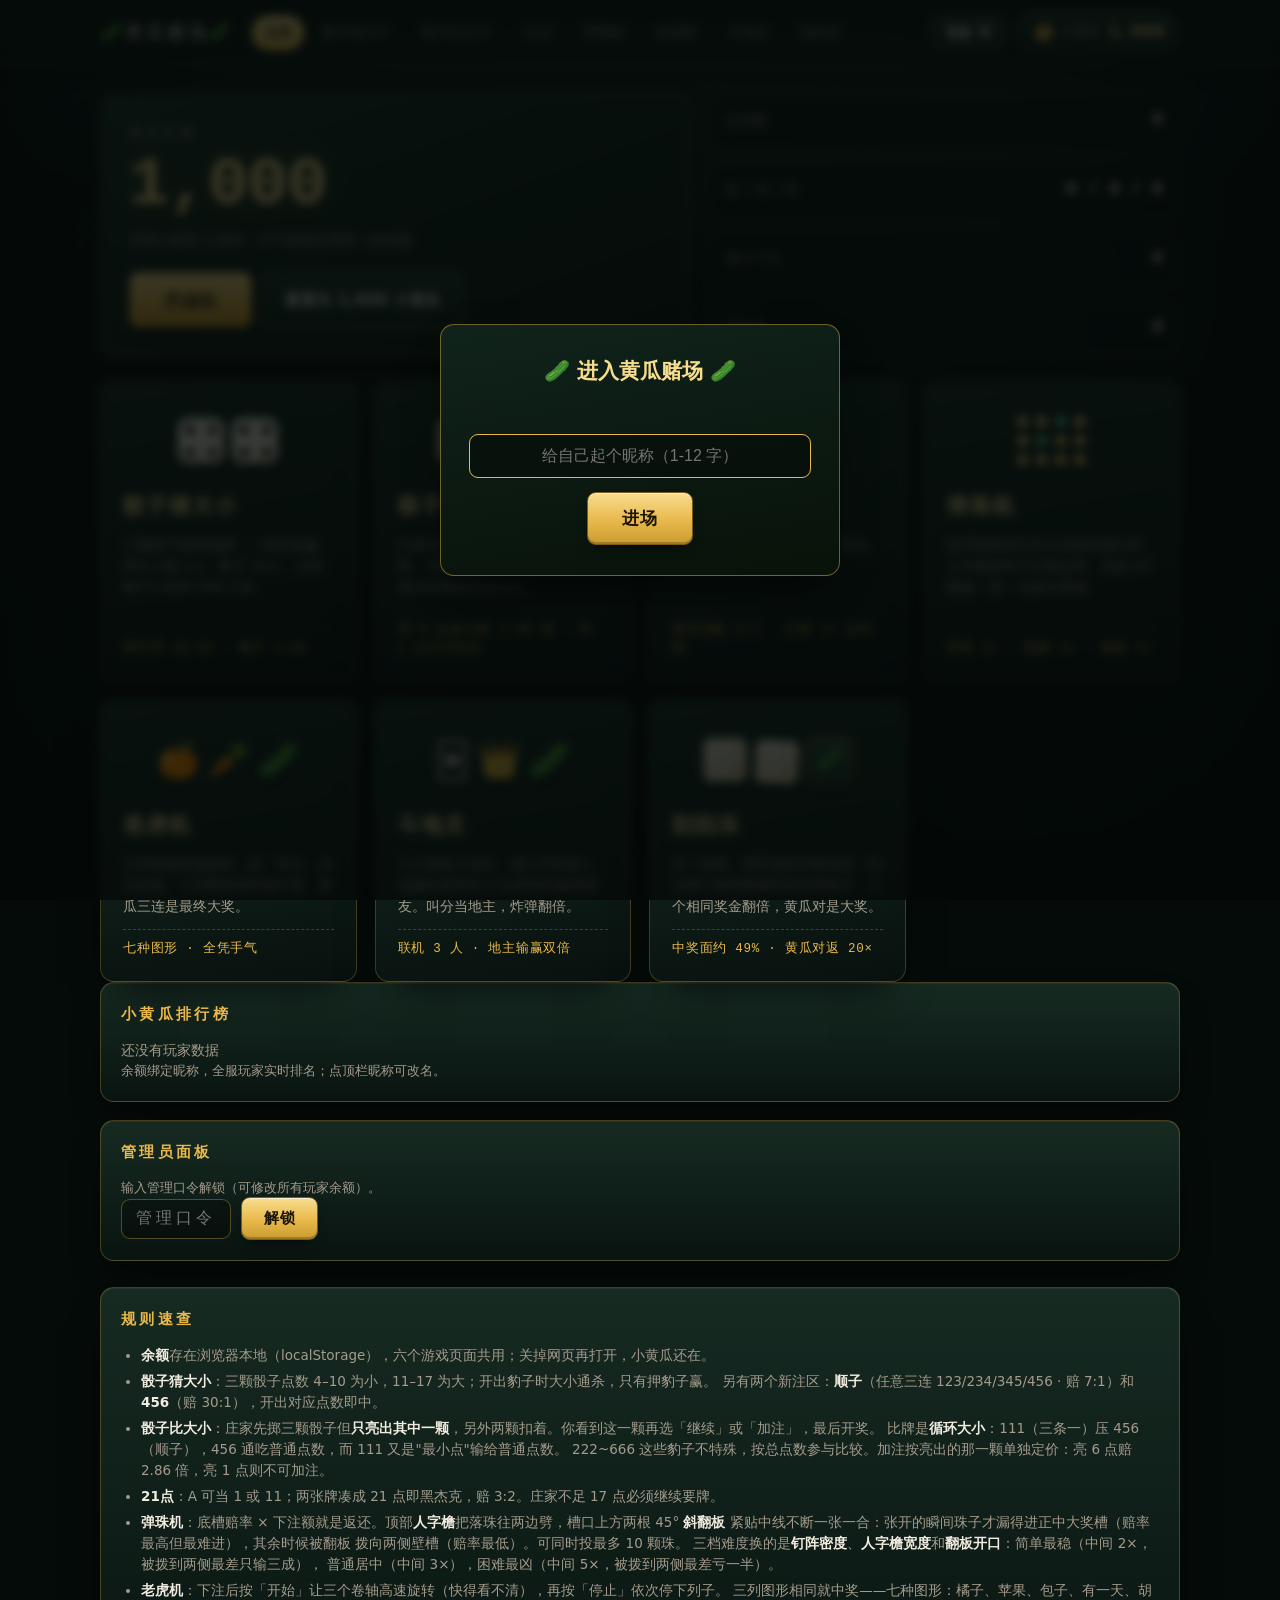
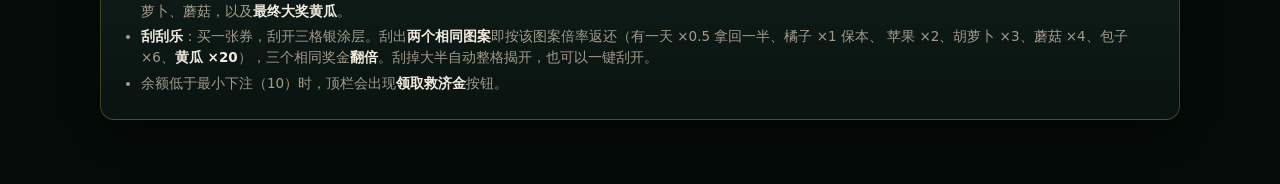
<file: index.html>
<!DOCTYPE html>
<html lang="zh-CN">
<head>
<meta charset="UTF-8">
<meta name="viewport" content="width=device-width, initial-scale=1">
<title>🥒黄瓜赌场🥒 · 主页</title>
<link rel="stylesheet" href="css/style.css">
</head>
<body>

<div id="topbar-root"></div>

<main class="shell">

  <div class="hero">
    <section class="hero__wallet">
      <p class="hero__label">剩余金额</p>
      <div class="hero__amount" id="walletAmount">0</div>
      <p class="hero__sub">开局小黄瓜 1,000 · 六个游戏共用同一份余额</p>
      <div class="hero__actions">
        <a class="btn btn--lg" href="dice.html">开始玩</a>
        <button class="btn btn--ghost" id="resetBtn" type="button">重置为 1,000 小黄瓜</button>
      </div>
    </section>

    <section class="stats" id="statsBox">
      <div class="stat"><span class="stat__k">总局数</span><span class="stat__v" id="stRounds">0</span></div>
      <div class="stat"><span class="stat__k">胜 / 负 / 和</span><span class="stat__v" id="stWLP">0 / 0 / 0</span></div>
      <div class="stat"><span class="stat__k">累计下注</span><span class="stat__v" id="stWager">0</span></div>
      <div class="stat"><span class="stat__k">净收益</span><span class="stat__v" id="stNet">0</span></div>
    </section>
  </div>

  <div class="game-grid">
    <a class="game-card" href="dice.html">
      <div class="game-card__art">
        <div class="art-die"><i></i><i></i><i></i><i></i><i></i></div>
        <div class="art-die"><i></i><i></i><i></i><i></i><i></i></div>
      </div>
      <h3 class="game-card__name">骰子猜大小</h3>
        <p class="game-card__desc">三颗骰子物理抛掷，一把定输赢。押大小赔 1:1、豹子 24:1，还有顺子小奖和 456 大奖。</p>
        <div class="game-card__odds">押中率 48.6% · 豹子 2.8%</div>
    </a>

    <a class="game-card" href="versus.html">
      <div class="game-card__art">
        <div class="art-die"><i></i><i></i><i></i><i></i><i></i></div>
        <span class="art-vs">VS</span>
        <div class="art-die"><i></i><i></i><i></i><i></i><i></i></div>
      </div>
      <h3 class="game-card__name">骰子比大小</h3>
      <p class="game-card__desc">庄家先掷三颗骰子，只亮出其中一颗，另外两颗扣着。你看到这一颗再决定继续还是加注。</p>
      <div class="game-card__odds">亮 6 点加注赔 2.86 倍 · 亮 1 点不可加注</div>
    </a>

    <a class="game-card" href="blackjack.html">
      <div class="game-card__art">
        <div class="art-card">A</div>
        <div class="art-card">K</div>
      </div>
      <h3 class="game-card__name">21点</h3>
      <p class="game-card__desc">六副牌牌靴。要牌、停牌、双倍，跟庄家比谁更接近 21 点。</p>
      <div class="game-card__odds">黑杰克赔 3:2 · 庄家 17 点停牌</div>
    </a>

    <a class="game-card" href="pachinko.html">
      <div class="game-card__art">
        <div class="art-pegs"><i></i><i></i><i></i><i></i><i></i><i></i><i></i><i></i><i></i><i></i><i></i><i></i></div>
      </div>
      <h3 class="game-card__name">弹珠机</h3>
      <p class="game-card__desc">投币落珠穿过均匀对称的铜钉阵，人字檐把珠子往两边劈、底部 45° 翻板一张一合拨向两侧。</p>
      <div class="game-card__odds">简单 2× · 普通 3× · 困难 5×</div>
    </a>

    <a class="game-card" href="tiger.html">
      <div class="game-card__art">
        <span class="art-slot">🍊</span><span class="art-slot">🥕</span><span class="art-slot">🥒</span>
      </div>
      <h3 class="game-card__name">老虎机</h3>
      <p class="game-card__desc">三列卷轴高速旋转，按「停止」依次定格。三列图形相同就中奖，黄瓜三连是最终大奖。</p>
      <div class="game-card__odds">七种图形 · 全凭手气</div>
    </a>

    <a class="game-card" href="ddz.html">
      <div class="game-card__art">
        <span class="art-slot">🃏</span><span class="art-slot">👑</span><span class="art-slot">🥒</span>
      </div>
      <h3 class="game-card__name">斗地主</h3>
      <p class="game-card__desc">三人联机斗地主。进公开房凑人，或建私密房凭 4 位房间码邀请朋友。叫分当地主，炸弹翻倍。</p>
      <div class="game-card__odds">联机 3 人 · 地主输赢双倍</div>
    </a>

    <a class="game-card" href="scratch.html">
      <div class="game-card__art">
        <span class="art-scr">❔</span><span class="art-scr">❔</span><span class="art-scr art-scr--open">🥒</span>
      </div>
      <h3 class="game-card__name">刮刮乐</h3>
      <p class="game-card__desc">买一张券，用手指刮开银涂层。刮出两个相同图案即按倍率赔付，三个相同奖金翻倍，黄瓜对是大奖。</p>
      <div class="game-card__odds">中奖面约 49% · 黄瓜对返 20×</div>
    </a>
  </div>

  <div class="home-grid">
    <section class="panel" id="lbPanel">
      <h2 class="panel__title">小黄瓜排行榜</h2>
      <div class="ddz-lb" id="lbList"><p class="room-empty">正在读取玩家数据…</p></div>
      <p class="ddz-privnote">余额绑定昵称，全服玩家实时排名；点顶栏昵称可改名。</p>
    </section>

    <section class="panel" id="adminPanel">
      <h2 class="panel__title">管理员面板</h2>
      <div class="ddz-admin">
        <div class="ddz-admin__gate" id="adminGate">
          <p class="ddz-privnote">输入管理口令解锁（可修改所有玩家余额）。</p>
          <div class="ddz-join">
            <input id="adminKeyInput" type="password" class="ddz-code-input" placeholder="管理口令" autocomplete="off">
            <button class="btn" id="adminKeyBtn" type="button">解锁</button>
          </div>
        </div>
        <div id="adminBody" hidden>
          <p class="ddz-privnote">直接改写玩家余额并同步到其浏览器；离线玩家下次上线自动采纳。</p>
          <div class="ddz-admin__rows" id="adminRows"></div>
        </div>
      </div>
    </section>
  </div>

  <section class="panel" style="margin-top:26px">
    <h2 class="panel__title">规则速查</h2>
    <ul class="rules">
      <li><b>余额</b>存在浏览器本地（localStorage），六个游戏页面共用；关掉网页再打开，小黄瓜还在。</li>
      <li><b>骰子猜大小</b>：三颗骰子点数 4–10 为小，11–17 为大；开出豹子时大小通杀，只有押豹子赢。
        另有两个新注区：<b>顺子</b>（任意三连 123/234/345/456 · 赔 7:1）和 <b>456</b>（赔 30:1），开出对应点数即中。</li>
      <li><b>骰子比大小</b>：庄家先掷三颗骰子但<b>只亮出其中一颗</b>，另外两颗扣着。你看到这一颗再选「继续」或「加注」，最后开奖。
        比牌是<b>循环大小</b>：111（三条一）压 456（顺子），456 通吃普通点数，而 111 又是"最小点"输给普通点数。
        222~666 这些豹子不特殊，按总点数参与比较。加注按亮出的那一颗单独定价：亮 6 点赔 2.86 倍，亮 1 点则不可加注。</li>
      <li><b>21点</b>：A 可当 1 或 11；两张牌凑成 21 点即黑杰克，赔 3:2。庄家不足 17 点必须继续要牌。</li>
      <li><b>弹珠机</b>：底槽赔率 × 下注额就是返还。顶部<b>人字檐</b>把落珠往两边劈，槽口上方两根 45° <b>斜翻板</b>
        紧贴中线不断一张一合：张开的瞬间珠子才漏得进正中大奖槽（赔率最高但最难进），其余时候被翻板
        拨向两侧壁槽（赔率最低）。可同时投最多 10 颗珠。
        三档难度换的是<b>钉阵密度</b>、<b>人字檐宽度</b>和<b>翻板开口</b>：简单最稳（中间 2×，被拨到两侧最差只输三成），
        普通居中（中间 3×），困难最凶（中间 5×，被拨到两侧最差亏一半）。</li>
      <li><b>老虎机</b>：下注后按「开始」让三个卷轴高速旋转（快得看不清），再按「停止」依次停下列子。
        三列图形相同就中奖——七种图形：橘子、苹果、包子、有一天、胡萝卜、蘑菇，以及<b>最终大奖黄瓜</b>。</li>
      <li><b>刮刮乐</b>：买一张券，刮开三格银涂层。刮出<b>两个相同图案</b>即按该图案倍率返还（有一天 ×0.5 拿回一半、橘子 ×1 保本、
        苹果 ×2、胡萝卜 ×3、蘑菇 ×4、包子 ×6、<b>黄瓜 ×20</b>），三个相同奖金<b>翻倍</b>。刮掉大半自动整格揭开，也可以一键刮开。</li>
      <li>余额低于最小下注（10）时，顶栏会出现<b>领取救济金</b>按钮。</li>
    </ul>
  </section>

</main>

<script src="js/lib/mqtt.min.js"></script>
<script src="js/common.js"></script>
<script src="js/home.js"></script>
<script>
(function () {
  'use strict';
  Casino.mountHeader('index');

  var amountEl = document.getElementById('walletAmount');
  var stRounds = document.getElementById('stRounds');
  var stWLP = document.getElementById('stWLP');
  var stWager = document.getElementById('stWager');
  var stNet = document.getElementById('stNet');

  function render() {
    var b = Casino.getBalance();
    var s = Casino.getStats();
    var n = function (v) { return v.toLocaleString('zh-CN'); };

    amountEl.textContent = n(b);
    amountEl.style.color = b < 10 ? 'var(--coral)' : '';

    stRounds.textContent = n(s.rounds);
    stWLP.textContent = s.wins + ' / ' + s.losses + ' / ' + s.pushes;
    stWager.textContent = n(s.wagered);

    stNet.textContent = (s.net > 0 ? '+' : '') + n(s.net);
    stNet.dataset.ton = s.net > 0 ? 'up' : (s.net < 0 ? 'down' : '');
  }

  document.getElementById('resetBtn').addEventListener('click', function () {
    Casino.reset();
    Casino.clearStats();
    render();
  });

  Casino.onChange(render);
  render();
})();
</script>
</body>
</html>
</file>
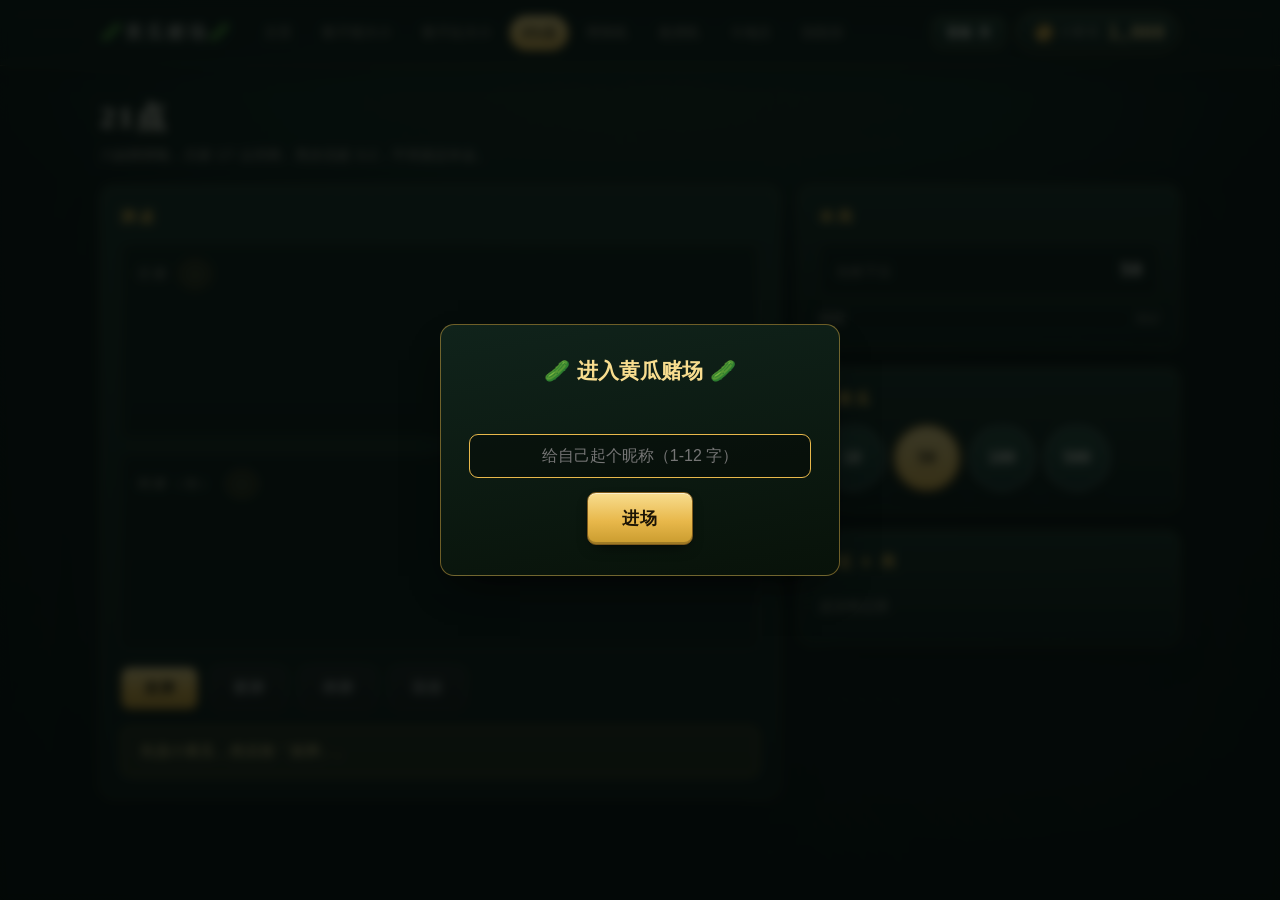
<file: blackjack.html>
<!DOCTYPE html>
<html lang="zh-CN">
<head>
<meta charset="UTF-8">
<meta name="viewport" content="width=device-width, initial-scale=1">
<title>21点 · 🥒黄瓜赌场🥒</title>
<link rel="stylesheet" href="css/style.css">
</head>
<body>

<div id="topbar-root"></div>

<main class="shell">

  <div class="page-head">
    <h1>21点</h1>
    <p>六副牌牌靴，庄家 17 点停牌。黑杰克赔 3:2，平局退还本金。</p>
  </div>

  <div class="table-grid">
    <section class="panel">
      <h2 class="panel__title">牌桌</h2>

      <div class="hand-zone">
        <div class="hand-zone__head">
          <span class="hand-zone__name">庄家</span>
          <span class="badge" id="dealerBadge">—</span>
        </div>
        <div class="hand" id="dealerHand"></div>
      </div>

      <div class="hand-zone">
        <div class="hand-zone__head">
          <span class="hand-zone__name">闲家（你）</span>
          <span class="badge" id="playerBadge">—</span>
        </div>
        <div class="hand" id="playerHand"></div>
      </div>

      <div class="bj-actions">
        <button class="btn" id="dealBtn" type="button">发牌</button>
        <button class="btn btn--ghost" id="hitBtn" type="button" disabled>要牌</button>
        <button class="btn btn--ghost" id="standBtn" type="button" disabled>停牌</button>
        <button class="btn btn--ghost" id="doubleBtn" type="button" disabled>双倍</button>
      </div>

      <div class="banner" id="banner" data-kind="push">先选小黄瓜，然后按「发牌」。</div>
    </section>

    <aside>
      <section class="panel">
        <h2 class="panel__title">本局</h2>
        <div class="stat"><span class="stat__k">当前下注</span><span class="stat__v" id="betOut">0</span></div>
        <div class="shoe" style="margin-top:12px">
          <span>牌靴</span>
          <span class="shoe__bar"><span class="shoe__fill" id="shoeFill" style="width:100%"></span></span>
          <span id="shoeNum">312</span>
        </div>
      </section>

      <section class="panel">
        <h2 class="panel__title">小黄瓜</h2>
        <div class="chips" id="chipRow"></div>
      </section>

      <section class="panel">
        <h2 class="panel__title">最近 8 局</h2>
        <ul class="log-list" id="logList">
          <li><span>还没有记录</span></li>
        </ul>
      </section>
    </aside>
  </div>

</main>

<script src="js/common.js"></script>
<script src="js/blackjack.js"></script>
</body>
</html>
</file>
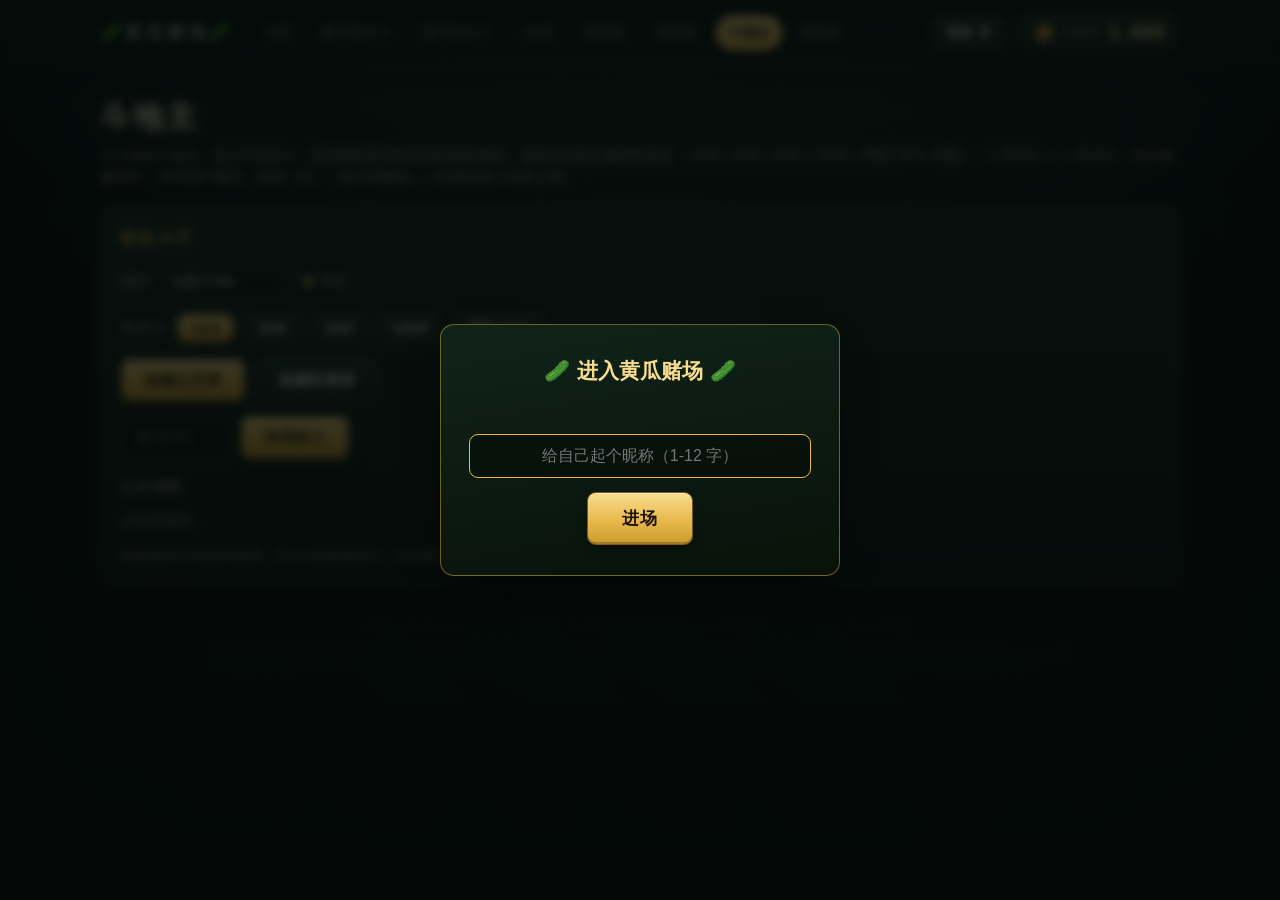
<file: ddz.html>
<!DOCTYPE html>
<html lang="zh-CN">
<head>
<meta charset="UTF-8">
<meta name="viewport" content="width=device-width, initial-scale=1">
<title>斗地主 · 🥒黄瓜赌场🥒</title>
<link rel="stylesheet" href="css/style.css">
</head>
<body>

<div id="topbar-root"></div>

<main class="shell">

  <div class="page-head">
    <h1>斗地主</h1>
    <p>三人联机斗地主。进公开房凑人，或创建私密房把房间码发给朋友。基准注由房主建房时选定
    （100 / 200 / 500 / 1000 / 黑暗 50% 余额），1 游戏分 = 1 基准注，地主输赢双倍，
    炸弹每个翻倍（最多 ×8），春天再翻倍——结算由各人本机入账。</p>
  </div>

  <section class="panel" id="lobbyPanel">
    <h2 class="panel__title">联机大厅</h2>
    <div class="ddz-lobby">
      <div class="ddz-me">
        <label class="ddz-namewrap">昵称
          <input id="nameInput" maxlength="8" placeholder="玩家" autocomplete="off">
        </label>
        <span class="ddz-status"><i class="dot" id="netDot"></i><span id="netText">未连接</span></span>
      </div>
      <div class="ddz-create" id="betRow" role="group" aria-label="基准注">
        <span class="ddz-betlabel">基准注</span>
        <button class="btn btn--sm" data-bet="100" type="button">100</button>
        <button class="btn btn--sm btn--ghost" data-bet="200" type="button">200</button>
        <button class="btn btn--sm btn--ghost" data-bet="500" type="button">500</button>
        <button class="btn btn--sm btn--ghost" data-bet="1000" type="button">1000</button>
        <button class="btn btn--sm btn--ghost" data-bet="dark50" type="button" title="黑暗局：基准注 = 结算时你当前小黄瓜余额的 50%，输赢上不封顶">黑暗 50%</button>
      </div>
      <div class="ddz-create">
        <button class="btn" id="createPubBtn" type="button">创建公开房</button>
        <button class="btn btn--ghost" id="createPrivBtn" type="button">创建私密房</button>
      </div>
      <div class="ddz-join">
        <input id="codeInput" class="ddz-code-input" maxlength="4" placeholder="房间码" autocomplete="off">
        <button class="btn" id="joinBtn" type="button">凭码加入</button>
      </div>
      <h3 class="ddz-sub">公开房间</h3>
      <div class="room-list" id="roomList"><p class="room-empty">正在找房间…</p></div>
      <p class="ddz-privnote">私密房间不出现在列表里，凭 4 位房间码加入。排行榜与管理员面板在主页。</p>
    </div>
  </section>

  <section class="panel" id="roomPanel" hidden>
    <div class="ddz-roomhead">
      <h2 class="panel__title">房间 <span class="ddz-code" id="roomCode"></span>
        <span class="ddz-badge" id="roomKind"></span></h2>
      <div class="ddz-roombtns">
        <button class="btn btn--ghost btn--sm" id="copyBtn" type="button">复制房号</button>
        <button class="btn btn--ghost btn--sm" id="leaveBtn" type="button">退出房间</button>
      </div>
    </div>
    <div class="ddz-seats" id="seatRow"></div>
    <p class="ddz-roomhint" id="roomHint"></p>
    <div class="bj-actions"><button class="btn btn--lg" id="startBtn" type="button" hidden>开始对局</button></div>
  </section>

  <section class="panel ddz-table" id="tablePanel" hidden>
    <div class="ddz-opp-row">
      <div class="opp" id="oppLeft"></div>
      <div class="ddz-center">
        <div class="ddz-kitty" id="kittyBox"></div>
        <div class="ddz-mult" id="multBox"></div>
      </div>
      <div class="opp" id="oppRight"></div>
    </div>
    <div class="ddz-felt">
      <div class="ddz-playedby" id="tableWho"></div>
      <div class="ddz-played" id="tableCards"></div>
      <div class="ddz-note" id="tableNote"></div>
    </div>
    <div class="ddz-merow">
      <div class="ddz-meinfo" id="meInfo"></div>
      <div class="ddz-bidbar" id="bidBar" hidden>
        <button class="btn" data-bid="0" type="button">不叫</button>
        <button class="btn" data-bid="1" type="button">1 分</button>
        <button class="btn" data-bid="2" type="button">2 分</button>
        <button class="btn" data-bid="3" type="button">3 分</button>
      </div>
      <div class="ddz-actions" id="playBar" hidden>
        <button class="btn" id="playBtn" type="button">出牌</button>
        <button class="btn btn--ghost" id="passBtn" type="button">不出</button>
      </div>
    </div>
    <div class="ddz-hand" id="myHand"></div>
  </section>

  <div class="ddz-result" id="resultBox" hidden></div>

</main>

<script src="js/common.js"></script>
<script src="js/lib/mqtt.min.js"></script>
<script src="js/ddz-rules.js"></script>
<script src="js/ddz-net.js"></script>
<script src="js/ddz.js"></script>
</body>
</html>
</file>
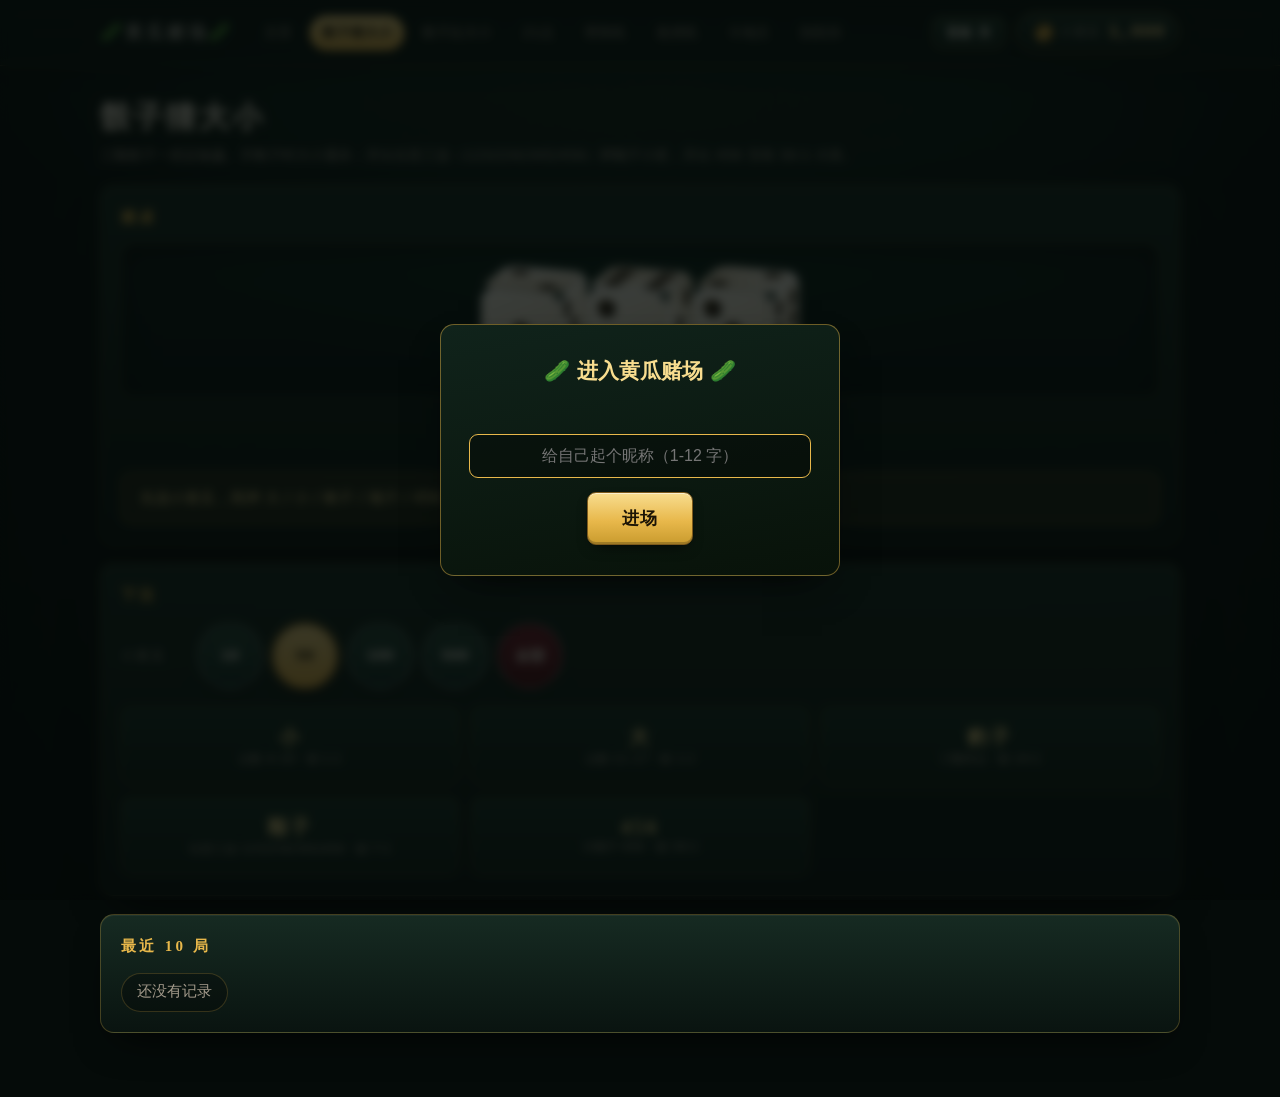
<file: dice.html>
<!DOCTYPE html>
<html lang="zh-CN">
<head>
<meta charset="UTF-8">
<meta name="viewport" content="width=device-width, initial-scale=1">
<title>骰子猜大小 · 🥒黄瓜赌场🥒</title>
<link rel="stylesheet" href="css/style.css">
</head>
<body>

<div id="topbar-root"></div>

<main class="shell">

  <div class="page-head">
    <h1>骰子猜大小</h1>
    <p>三颗骰子一把定输赢。开豹子时大小通杀；开出任意三连（123/234/345/456）押顺子小奖，开出 456 另有 30:1 大奖。</p>
  </div>

  <section class="panel">
    <h2 class="panel__title">赌桌</h2>
    <div class="dice-table" id="diceTable">
      <div id="die0"></div>
      <div id="die1"></div>
      <div id="die2"></div>
    </div>
    <div class="dice-readout">
      <div class="readout">本局点数 <b id="sumOut">—</b></div>
      <div class="readout">本局押注 <b id="betOut">0</b></div>
      <div class="readout">上局结果 <b id="lastOut">—</b></div>
    </div>

    <div class="banner" id="banner" data-kind="push">先选小黄瓜，再押 大 / 小 / 豹子 / 顺子 / 456。</div>
  </section>

  <section class="panel">
    <h2 class="panel__title">下注</h2>
    <div class="bet-row">
      <span class="bet-row__label">小黄瓜</span>
      <div class="chips" id="chipRow"></div>
    </div>

    <div class="targets" id="targetRow">
      <button class="target" type="button" data-target="小">
        <b>小</b><span>点数 4–10 · 赔 1:1</span>
      </button>
      <button class="target" type="button" data-target="大">
        <b>大</b><span>点数 11–17 · 赔 1:1</span>
      </button>
      <button class="target" type="button" data-target="豹子">
        <b>豹子</b><span>三颗同点 · 赔 24:1</span>
      </button>
      <button class="target" type="button" data-target="顺子">
        <b>顺子</b><span>任意三连 123/234/345/456 · 赔 7:1</span>
      </button>
      <button class="target" type="button" data-target="456">
        <b>456</b><span>大顺子 456 · 赔 30:1</span>
      </button>
    </div>
  </section>

  <section class="panel">
    <h2 class="panel__title">最近 10 局</h2>
    <div class="history" id="history"><span class="readout">还没有记录</span></div>
  </section>

</main>

<script src="js/common.js"></script>
<script src="js/die.js"></script>
<script src="js/dice.js"></script>
</body>
</html>
</file>
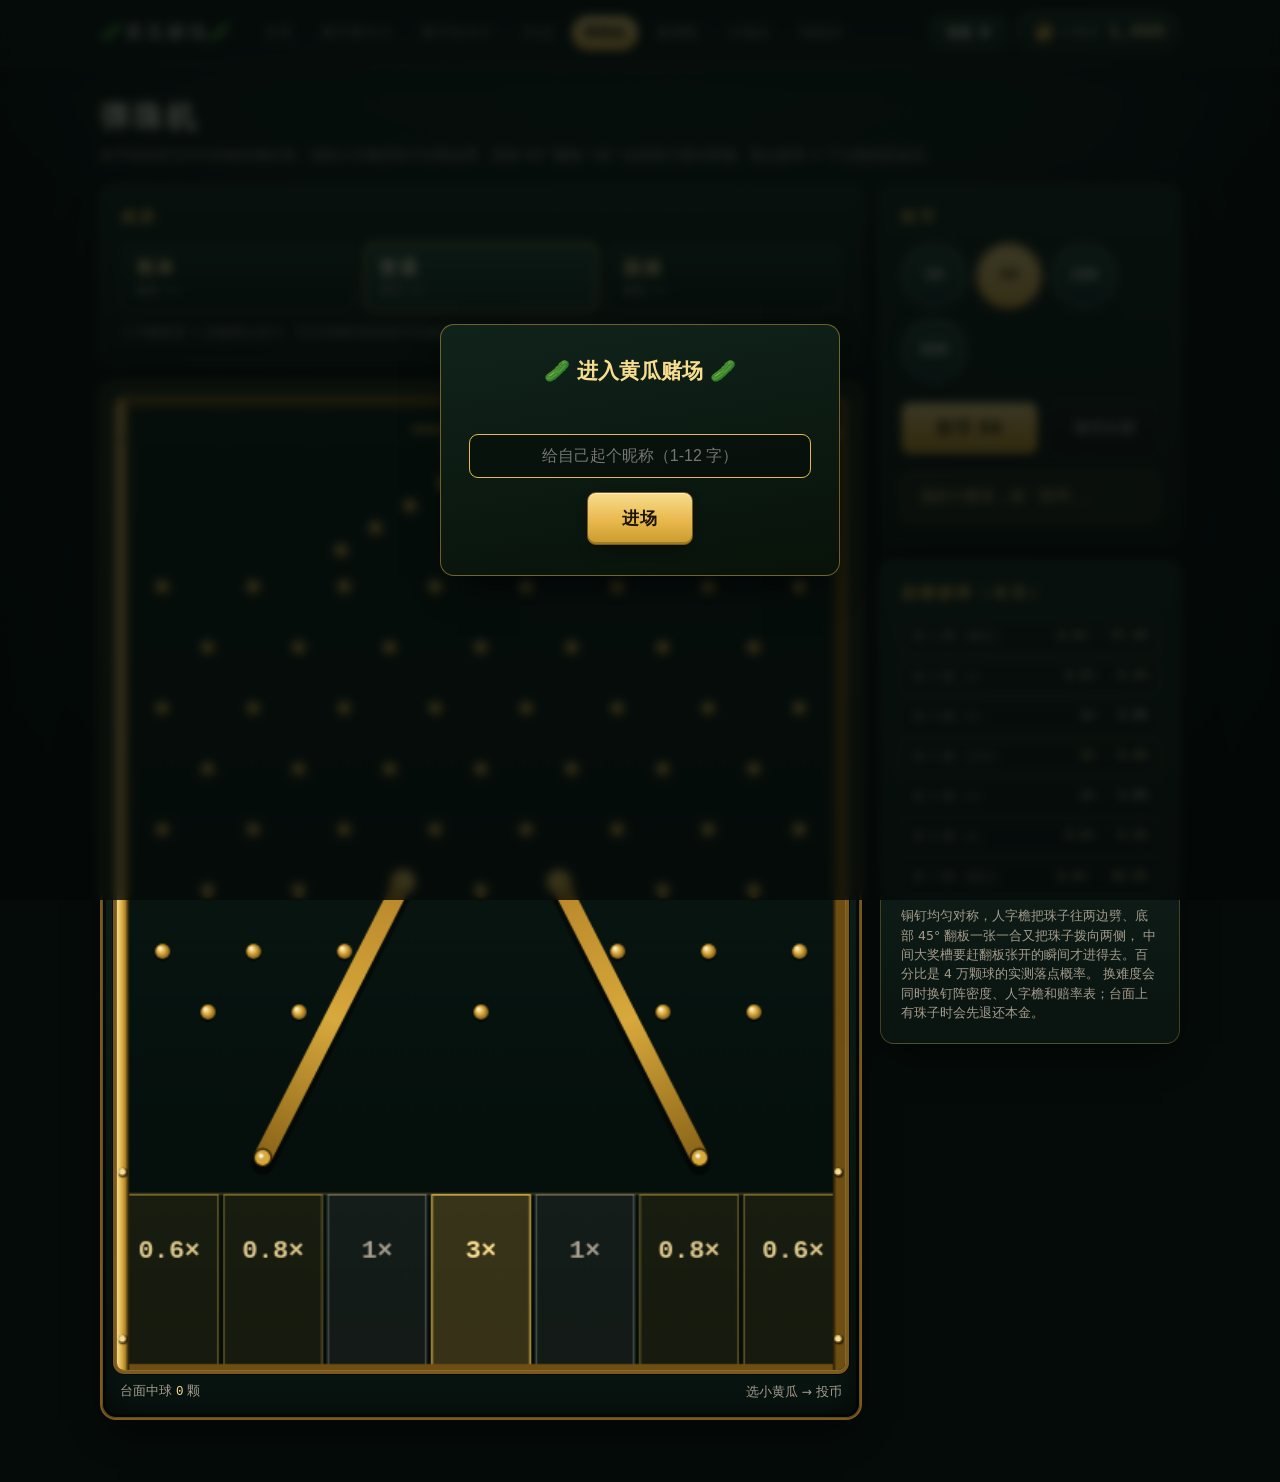
<file: pachinko.html>
<!DOCTYPE html>
<html lang="zh-CN">
<head>
<meta charset="UTF-8">
<meta name="viewport" content="width=device-width, initial-scale=1">
<title>弹珠机 · 🥒黄瓜赌场🥒</title>
<link rel="stylesheet" href="css/style.css">
</head>
<body>

<div id="topbar-root"></div>

<main class="shell">

  <div class="page-head">
    <h1>弹珠机</h1>
    <p>投币落珠穿过均匀对称的铜钉阵，顶部人字檐把珠子往两边劈、底部 45° 翻板一张一合把珠子拨向两侧。落点赔率 × 下注额就是返还。</p>
  </div>

  <div class="pachinko-grid">
    <div>
      <section class="panel" style="margin-bottom:18px">
        <h2 class="panel__title">难度</h2>
        <div class="levels" id="levelRow"></div>
        <p class="level-blurb" id="levelBlurb"></p>
      </section>

      <section class="machine">
        <canvas id="board" role="img" aria-label="弹珠机台面"></canvas>
        <div class="machine__foot">
          <span>台面中球 <span class="ball-count" id="ballCount">0</span> 颗</span>
          <span id="hint">选小黄瓜 → 投币</span>
        </div>
      </section>
    </div>

    <aside>
      <section class="panel">
        <h2 class="panel__title">投币</h2>
        <div class="chips" id="chipRow"></div>
        <div class="bj-actions">
          <button class="btn btn--lg" id="dropBtn" type="button">投币</button>
          <button class="btn btn--ghost" id="clearBtn" type="button">清空台面</button>
        </div>
        <div class="banner" id="banner" data-kind="push">选好小黄瓜，按「投币」。</div>
      </section>

      <section class="panel">
        <h2 class="panel__title">底槽赔率（本关）</h2>
        <div class="slots-legend" id="legend"></div>
        <p class="level-note">
          铜钉均匀对称，人字檐把珠子往两边劈、底部 45° 翻板一张一合又把珠子拨向两侧，
          中间大奖槽要赶翻板张开的瞬间才进得去。百分比是 4 万颗球的实测落点概率。
          换难度会同时换钉阵密度、人字檐和赔率表；台面上有珠子时会先退还本金。
        </p>
      </section>
    </aside>
  </div>

</main>

<script src="js/common.js"></script>
<script src="js/pachinko-core.js"></script>
<script src="js/pachinko.js"></script>
</body>
</html>
</file>
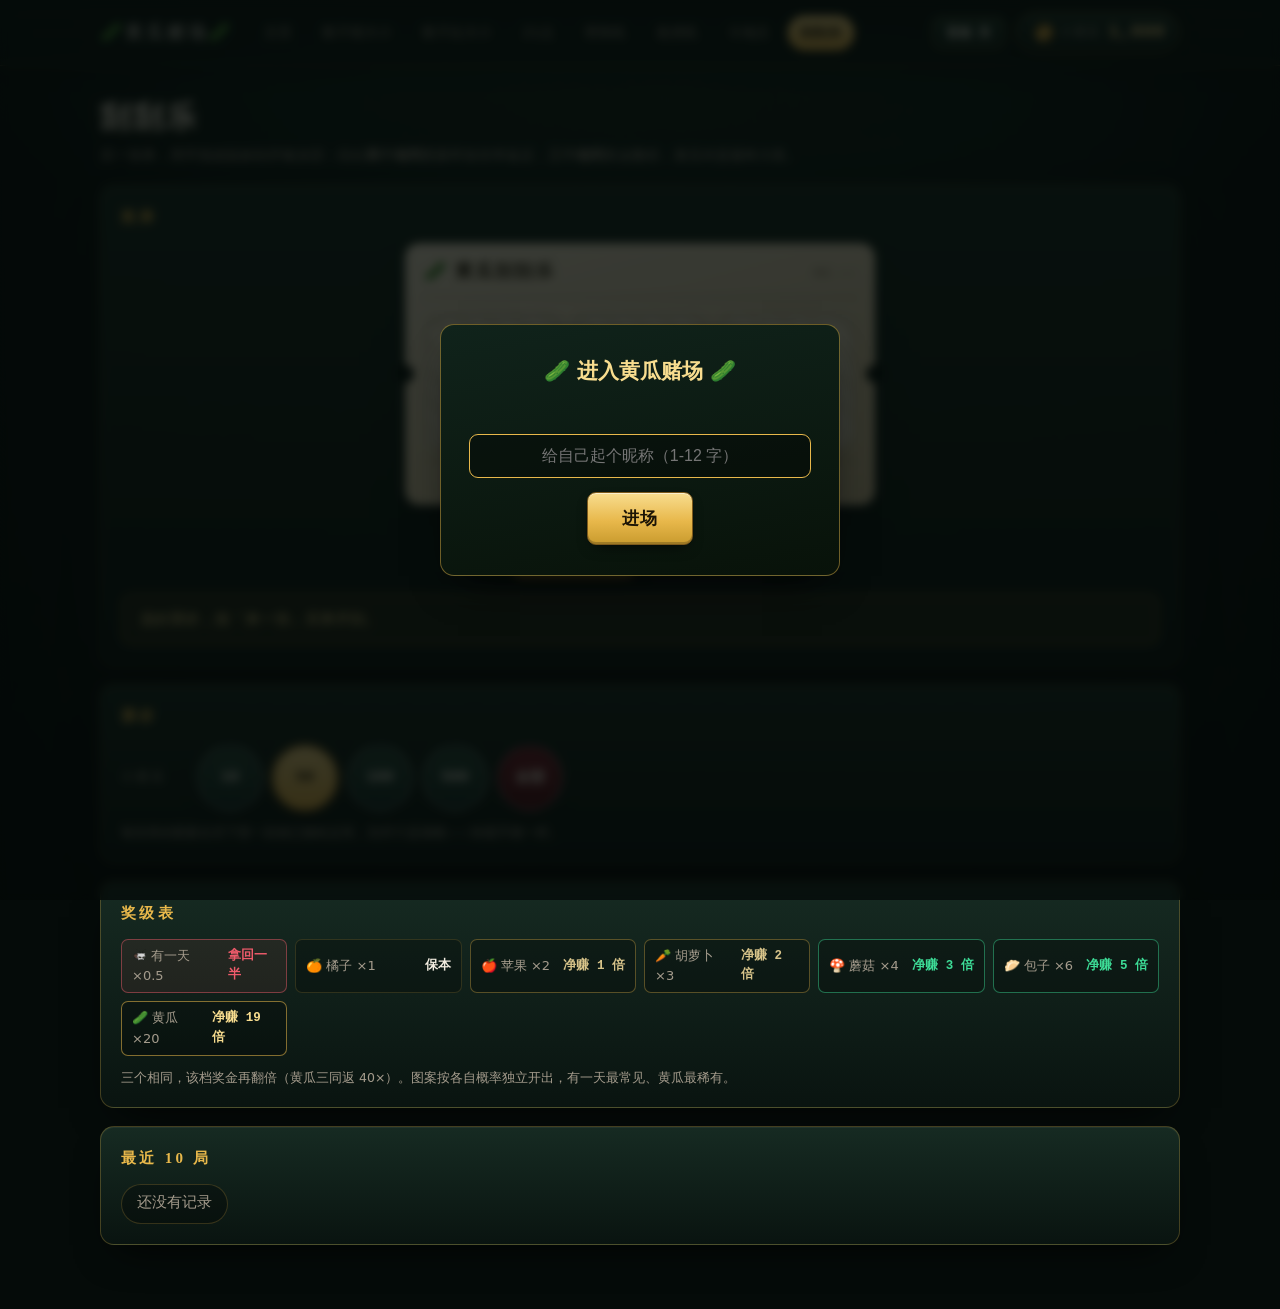
<file: scratch.html>
<!DOCTYPE html>
<html lang="zh-CN">
<head>
<meta charset="UTF-8">
<meta name="viewport" content="width=device-width, initial-scale=1">
<title>刮刮乐 · 🥒黄瓜赌场🥒</title>
<link rel="stylesheet" href="css/style.css">
</head>
<body>

<div id="topbar-root"></div>

<main class="shell">

  <div class="page-head">
    <h1>刮刮乐</h1>
    <p>买一张券，用手指或鼠标刮开银涂层；刮出<b>两个相同</b>图案即按倍率返还，<b>三个相同</b>奖金翻倍，黄瓜对是最终大奖。</p>
  </div>

  <section class="panel">
    <h2 class="panel__title">奖券</h2>
    <div class="ticket" id="ticket">
      <div class="ticket__head">
        <span class="ticket__brand">🥒 黄瓜刮刮乐</span>
        <span class="ticket__no" id="ticketNo">NO.——</span>
      </div>
      <div class="ticket__cells">
        <div class="scr-cell is-idle" id="cell0"><span class="scr-cell__prize">❔</span><canvas class="scr-cell__foil"></canvas></div>
        <div class="scr-cell is-idle" id="cell1"><span class="scr-cell__prize">❔</span><canvas class="scr-cell__foil"></canvas></div>
        <div class="scr-cell is-idle" id="cell2"><span class="scr-cell__prize">❔</span><canvas class="scr-cell__foil"></canvas></div>
      </div>
      <p class="ticket__foot">两同即中 · 三同翻倍 · 刮掉大半自动整格揭开</p>
    </div>
    <div class="slot-actions">
      <button class="btn btn--lg" id="buyBtn" type="button">来一张</button>
      <button class="btn btn--ghost" id="openBtn" type="button" disabled>一键刮开</button>
    </div>
    <div class="banner" id="banner" data-kind="push">选好票价，按「来一张」买券开刮。</div>
  </section>

  <section class="panel">
    <h2 class="panel__title">票价</h2>
    <div class="bet-row">
      <span class="bet-row__label">小黄瓜</span>
      <div class="chips" id="chipRow"></div>
    </div>
    <p class="level-note">每张券的图案在买下那一刻就已随机定死，刮开只是揭晓——快慢手都一样。</p>
  </section>

  <section class="panel">
    <h2 class="panel__title">奖级表</h2>
    <div class="prize-table">
      <div class="slot-line" data-tier="zero"><span><img class="sym-img" src="img/yiyouyitian.png" alt="有一天"> 有一天 ×0.5</span><b>拿回一半</b></div>
      <div class="slot-line" data-tier="flat"><span>🍊 橘子 ×1</span><b>保本</b></div>
      <div class="slot-line" data-tier="low"><span>🍎 苹果 ×2</span><b>净赚 1 倍</b></div>
      <div class="slot-line" data-tier="low"><span>🥕 胡萝卜 ×3</span><b>净赚 2 倍</b></div>
      <div class="slot-line" data-tier="mid"><span>🍄 蘑菇 ×4</span><b>净赚 3 倍</b></div>
      <div class="slot-line" data-tier="mid"><span>🥟 包子 ×6</span><b>净赚 5 倍</b></div>
      <div class="slot-line" data-tier="high"><span>🥒 黄瓜 ×20</span><b>净赚 19 倍</b></div>
    </div>
    <p class="level-note">三个相同，该档奖金再翻倍（黄瓜三同返 40×）。图案按各自概率独立开出，有一天最常见、黄瓜最稀有。</p>
  </section>

  <section class="panel">
    <h2 class="panel__title">最近 10 局</h2>
    <div class="history" id="history"><span class="readout">还没有记录</span></div>
  </section>

</main>

<script src="js/common.js"></script>
<script src="js/scratch.js"></script>
</body>
</html>
</file>
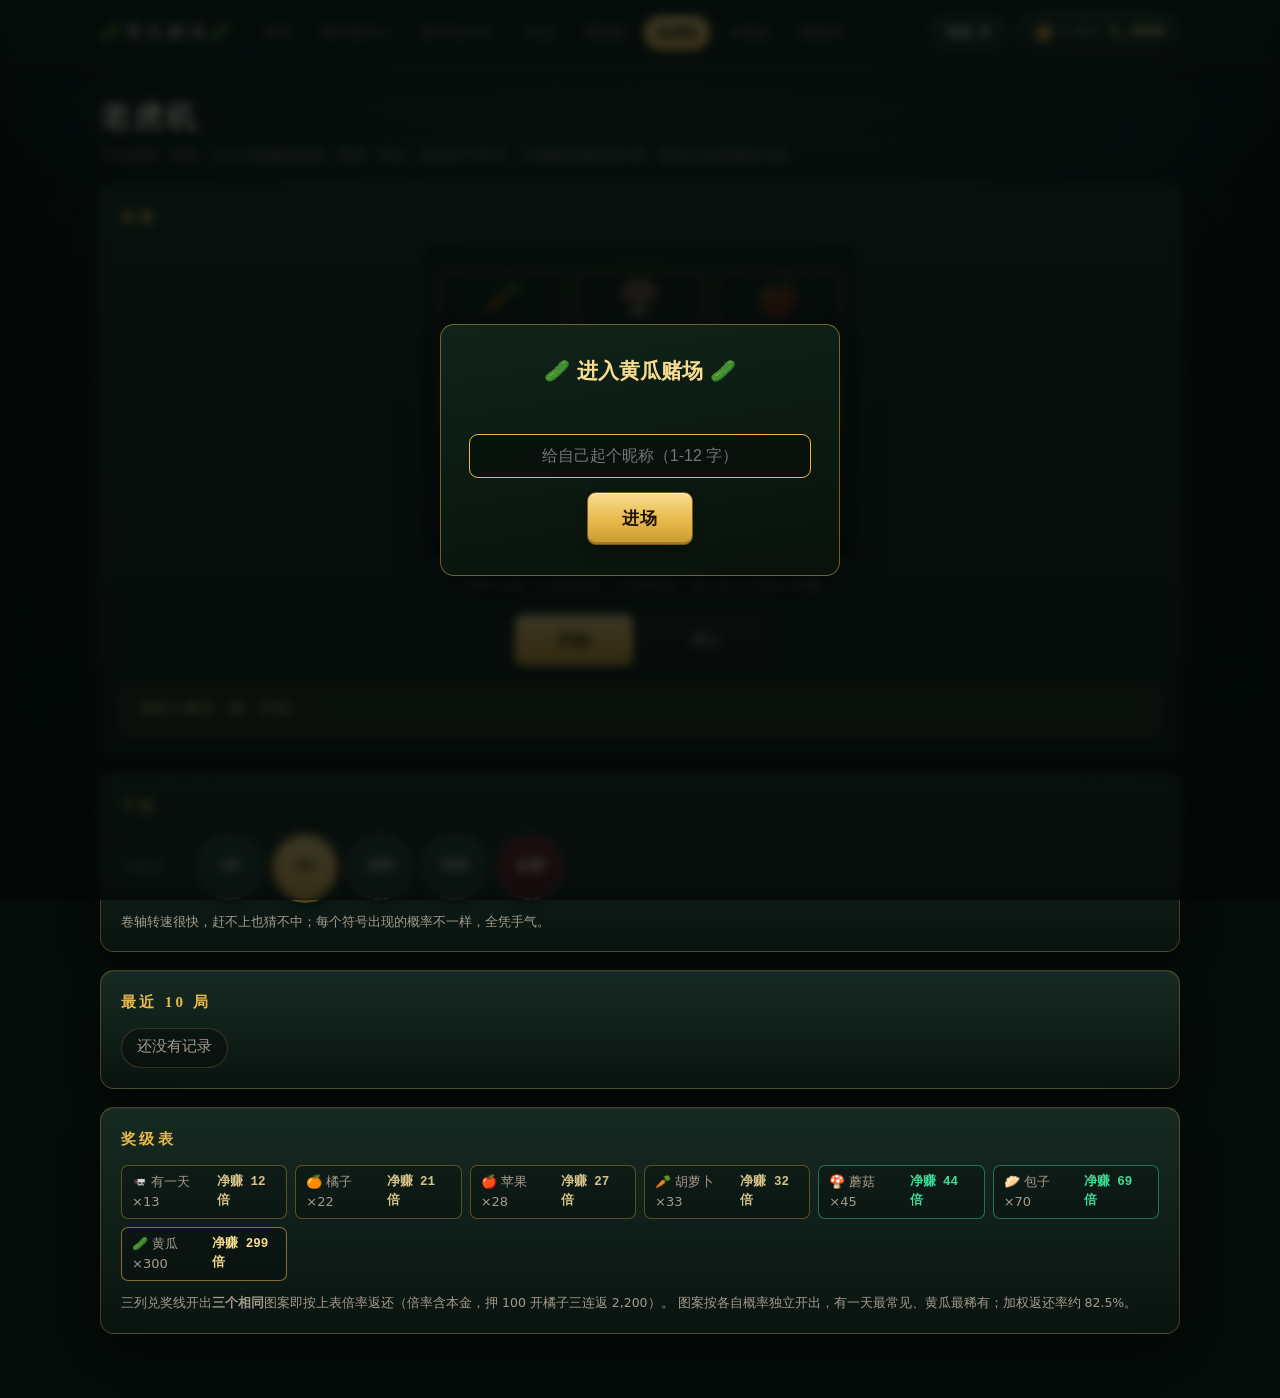
<file: tiger.html>
<!DOCTYPE html>
<html lang="zh-CN">
<head>
<meta charset="UTF-8">
<meta name="viewport" content="width=device-width, initial-scale=1">
<title>老虎机 · 🥒黄瓜赌场🥒</title>
<link rel="stylesheet" href="css/style.css">
</head>
<body>

<div id="topbar-root"></div>

<main class="shell">

  <div class="page-head">
    <h1>老虎机</h1>
    <p>下注后按「开始」让三个卷轴转起来，再按「停止」依次停下列子。三列图形相同就中奖，黄瓜三连是最终大奖。</p>
  </div>

  <section class="panel">
    <h2 class="panel__title">机器</h2>
    <div class="slot-machine" id="machine">
      <div class="reel" id="reel0">
        <span class="reel__cell">🥕</span><span class="reel__cell">🍊</span><span class="reel__cell reel__cell--line">🥒</span><span class="reel__cell">🍎</span><span class="reel__cell"><img class="sym-img" src="img/yiyouyitian.png" alt="有一天"></span>
      </div>
      <div class="reel" id="reel1">
        <span class="reel__cell">🍄</span><span class="reel__cell"><img class="sym-img" src="img/yiyouyitian.png" alt="有一天"></span><span class="reel__cell reel__cell--line">🍊</span><span class="reel__cell">🥟</span><span class="reel__cell">🥕</span>
      </div>
      <div class="reel" id="reel2">
        <span class="reel__cell">🍎</span><span class="reel__cell">🥕</span><span class="reel__cell reel__cell--line">🍄</span><span class="reel__cell"><img class="sym-img" src="img/yiyouyitian.png" alt="有一天"></span><span class="reel__cell">🍊</span>
      </div>
    </div>
    <p class="slot-payline">三列中央那一行是兑奖线，只有停在这一线上的三个图形才算数</p>
    <div class="slot-actions">
      <button class="btn btn--lg" id="startBtn" type="button">开始</button>
      <button class="btn btn--ghost" id="stopBtn" type="button" disabled>停止</button>
    </div>
    <div class="banner" id="banner" data-kind="push">选好小黄瓜，按「开始」。</div>
  </section>

  <section class="panel">
    <h2 class="panel__title">下注</h2>
    <div class="bet-row">
      <span class="bet-row__label">小黄瓜</span>
      <div class="chips" id="chipRow"></div>
    </div>
    <p class="level-note">卷轴转速很快，赶不上也猜不中；每个符号出现的概率不一样，全凭手气。</p>
  </section>

  <section class="panel">
    <h2 class="panel__title">最近 10 局</h2>
    <div class="history" id="history"><span class="readout">还没有记录</span></div>
  </section>

  <section class="panel">
    <h2 class="panel__title">奖级表</h2>
    <div class="prize-table" id="prizeTable"></div>
    <p class="level-note">三列兑奖线开出<b>三个相同</b>图案即按上表倍率返还（倍率含本金，押 100 开橘子三连返 2,200）。
      图案按各自概率独立开出，有一天最常见、黄瓜最稀有；加权返还率约 82.5%。</p>
  </section>

</main>

<script src="js/common.js"></script>
<script src="js/tiger.js"></script>
</body>
</html>
</file>
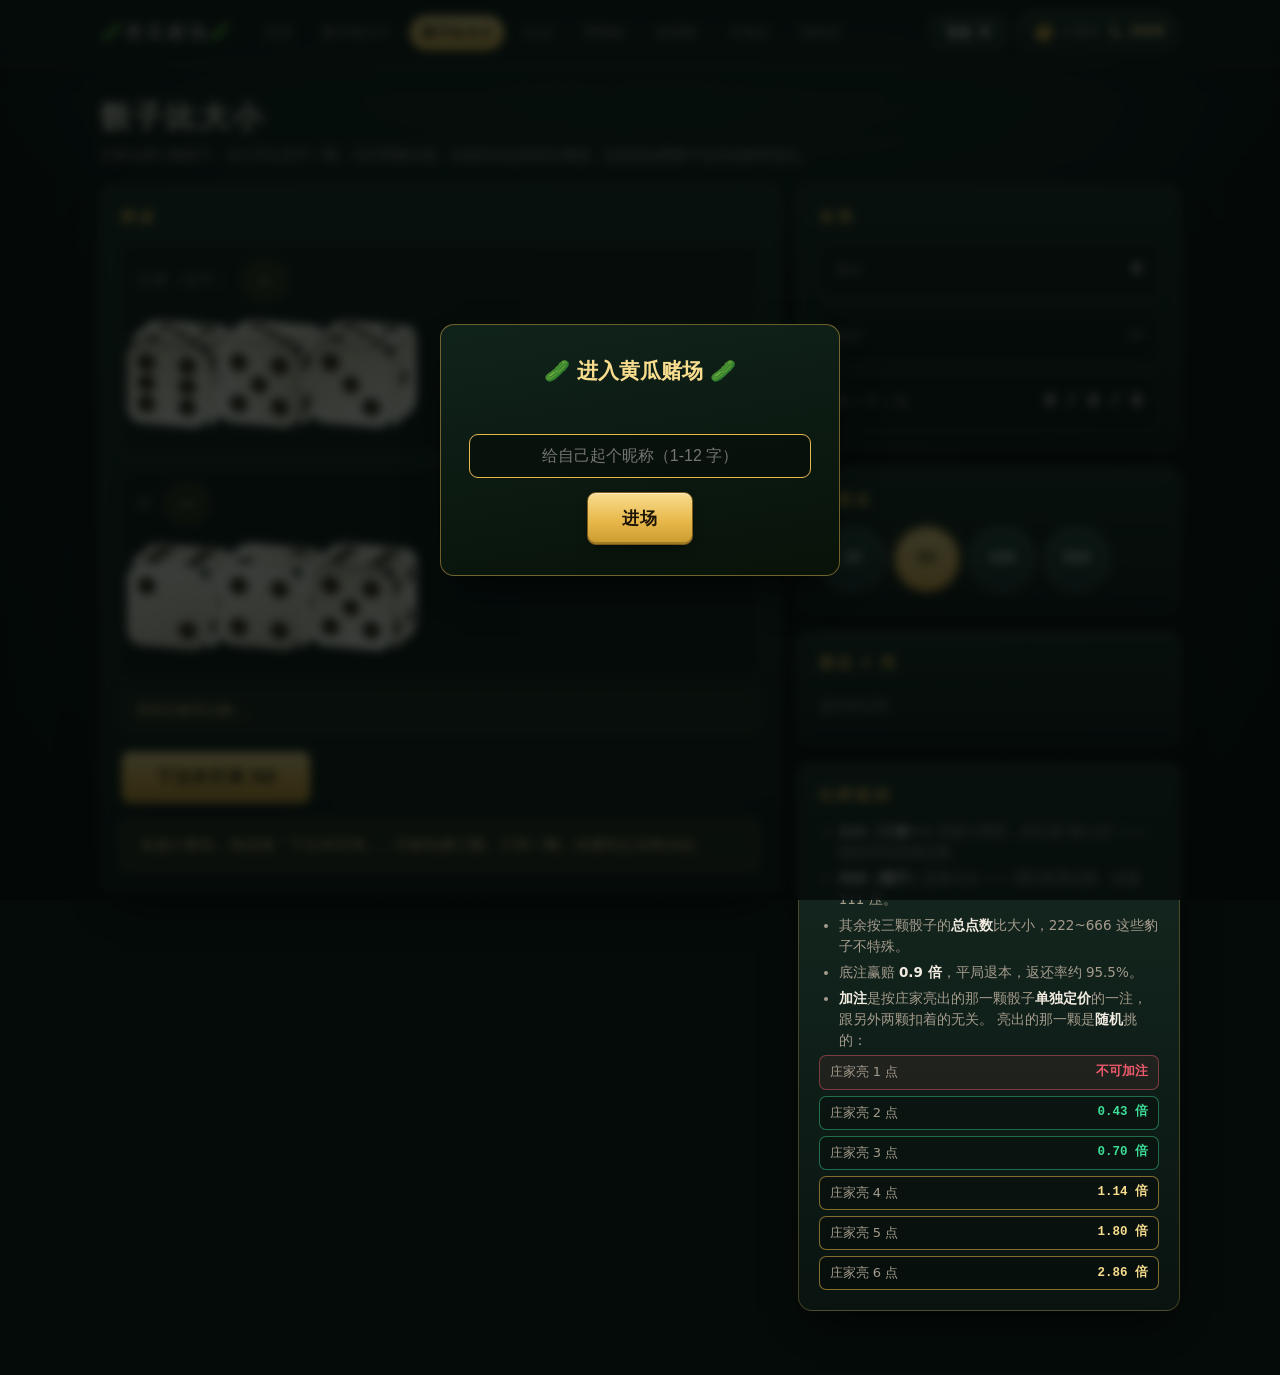
<file: versus.html>
<!DOCTYPE html>
<html lang="zh-CN">
<head>
<meta charset="UTF-8">
<meta name="viewport" content="width=device-width, initial-scale=1">
<title>骰子比大小 · 🥒黄瓜赌场🥒</title>
<link rel="stylesheet" href="css/style.css">
</head>
<body>

<div id="topbar-root"></div>

<main class="shell">

  <div class="page-head">
    <h1>骰子比大小</h1>
    <p>庄家先掷三颗骰子，但只亮出其中一颗，另外两颗扣着。你据此决定按原注继续，还是按这颗骰子定价的赔率加注。</p>
  </div>

  <div class="table-grid">
    <section class="panel">
      <h2 class="panel__title">牌桌</h2>

      <div class="hand-zone">
        <div class="hand-zone__head">
          <span class="hand-zone__name">庄家（先手）</span>
          <span class="badge badge--lg" id="dealerBadge">—</span>
        </div>
        <div class="hand" id="dealerHand"></div>
      </div>

      <div class="hand-zone">
        <div class="hand-zone__head">
          <span class="hand-zone__name">你</span>
          <span class="badge badge--lg" id="playerBadge">—</span>
        </div>
        <div class="hand" id="playerHand"></div>
      </div>

      <p class="declare" id="declare">等待庄家亮点数…</p>

      <div class="bj-actions">
        <button class="btn btn--lg" id="startBtn" type="button">下注并开局</button>
        <button class="btn" id="raiseBtn" type="button" hidden>加注</button>
        <button class="btn btn--ghost" id="keepBtn" type="button" hidden>继续</button>
      </div>

      <div class="banner" id="banner" data-kind="push">先选小黄瓜，然后按「下注并开局」。庄家先掷三颗、只亮一颗，你看到之后再决定。</div>
    </section>

    <aside>
      <section class="panel">
        <h2 class="panel__title">本局</h2>
        <div class="stat"><span class="stat__k">底注</span><span class="stat__v" id="baseOut">0</span></div>
        <div class="stat" style="margin-top:12px"><span class="stat__k">加注</span><span class="stat__v" id="raiseOut">—</span></div>
        <div class="stat" style="margin-top:12px"><span class="stat__k">胜 / 平 / 负</span><span class="stat__v" id="tally">0 / 0 / 0</span></div>
      </section>

      <section class="panel">
        <h2 class="panel__title">小黄瓜</h2>
        <div class="chips" id="chipRow"></div>
      </section>

      <section class="panel">
        <h2 class="panel__title">最近 8 局</h2>
        <ul class="log-list" id="logList">
          <li><span>还没有记录</span></li>
        </ul>
      </section>

      <section class="panel">
        <h2 class="panel__title">比牌规则</h2>
        <ul class="rules">
          <li><b>111（三条一）</b>是最大牌型，但它是"最小点" —— 输给所有普通点数。</li>
          <li><b>456（顺子）</b>是最大点 —— 通吃普通点数，但被 111 压。</li>
          <li>其余按三颗骰子的<b>总点数</b>比大小，222~666 这些豹子不特殊。</li>
          <li>底注赢赔 <b>0.9 倍</b>，平局退本，返还率约 95.5%。</li>
          <li><b>加注</b>是按庄家亮出的那一颗骰子<b>单独定价</b>的一注，跟另外两颗扣着的无关。
            亮出的那一颗是<b>随机</b>挑的：</li>
        </ul>
        <div class="slots-legend" id="raiseTable"></div>
      </section>
    </aside>
  </div>

</main>

<script src="js/common.js"></script>
<script src="js/die.js"></script>
<script src="js/versus-rules.js"></script>
<script src="js/versus.js"></script>
</body>
</html>
</file>
<file: css/style.css>
/* ============================================================
   🥒黄瓜赌场🥒 · 共享样式
   黄铜 + 毛毡的复古赌桌质感，无任何外部资源
   ============================================================ */

:root {
  --felt-0: #050b09;
  --felt-1: #0a1613;
  --felt-2: #12261e;
  --felt-3: #1a3629;

  --brass: #e8b84b;
  --brass-hi: #f8dd8f;
  --brass-dk: #7d5a1c;
  --brass-edge: #3a2a0c;

  --jade: #3ddc97;
  --coral: #ef5b6b;
  --cream: #f2ece0;
  --cream-dim: #a49b8c;

  --radius: 14px;
  --radius-sm: 9px;

  --serif: Georgia, "Songti SC", "SimSun", "Noto Serif SC", serif;
  --sans: system-ui, -apple-system, "PingFang SC", "Microsoft YaHei", sans-serif;
  --mono: ui-monospace, "SF Mono", "Cascadia Mono", Consolas, monospace;

  --shadow-lift: 0 18px 40px -18px rgba(0, 0, 0, .9);
}

* { box-sizing: border-box; }

html, body { height: 100%; }

body {
  margin: 0;
  font-family: var(--sans);
  color: var(--cream);
  background-color: var(--felt-0);
  background-image:
    radial-gradient(ellipse 120% 80% at 50% -15%, #1d4234 0%, transparent 58%),
    radial-gradient(ellipse 90% 55% at 50% 115%, #16302400 0%, transparent 70%),
    linear-gradient(#0a1613, #050b09);
  background-attachment: fixed;
  -webkit-font-smoothing: antialiased;
  line-height: 1.55;
}

/* 毛毡织纹 + 暗角 */
body::before {
  content: "";
  position: fixed;
  inset: 0;
  pointer-events: none;
  z-index: 0;
  background-image:
    repeating-linear-gradient(45deg, rgba(255, 255, 255, .014) 0 1px, transparent 1px 3px),
    repeating-linear-gradient(-45deg, rgba(0, 0, 0, .05) 0 1px, transparent 1px 3px);
  box-shadow: inset 0 0 220px 60px rgba(0, 0, 0, .55);
}

[hidden] { display: none !important; }

/* ---------- 顶栏 ---------- */

.topbar {
  position: relative;
  z-index: 10;
  border-bottom: 1px solid rgba(232, 184, 75, .22);
  background: linear-gradient(rgba(9, 20, 16, .92), rgba(9, 20, 16, .55));
  backdrop-filter: blur(6px);
  box-shadow: 0 12px 30px -22px #000;
}

.topbar__inner {
  max-width: 1120px;
  margin: 0 auto;
  padding: 12px 20px;
  display: flex;
  align-items: center;
  gap: 18px;
  flex-wrap: wrap;
}

.brand {
  display: inline-flex;
  align-items: center;
  gap: 9px;
  text-decoration: none;
  color: var(--cream);
  font-family: var(--serif);
  font-size: 18px;
  letter-spacing: .16em;
}

.nav {
  display: flex;
  gap: 4px;
  flex-wrap: wrap;
}

.nav__link {
  padding: 6px 12px;
  border-radius: 999px;
  text-decoration: none;
  color: var(--cream-dim);
  font-size: 14px;
  border: 1px solid transparent;
  transition: color .15s, background .15s, border-color .15s;
}

.nav__link:hover { color: var(--brass-hi); background: rgba(232, 184, 75, .07); }

.nav__link.is-active {
  color: #1a1305;
  background: linear-gradient(var(--brass-hi), var(--brass));
  border-color: var(--brass-dk);
  font-weight: 600;
}

.topbar__right {
  margin-left: auto;
  display: flex;
  align-items: center;
  gap: 10px;
}

/* ---------- 余额筹码 ---------- */

.balance-chip {
  display: inline-flex;
  align-items: center;
  gap: 8px;
  padding: 5px 14px 5px 10px;
  border-radius: 999px;
  border: 1px solid var(--brass-dk);
  background: linear-gradient(#1b332a, #0d1c17);
  box-shadow: inset 0 1px 0 rgba(255, 255, 255, .07), 0 2px 10px -4px #000;
}

.balance-chip__glyph {
  width: 16px;
  height: 16px;
  border-radius: 50%;
  flex: none;
  background:
    radial-gradient(circle at 50% 50%, var(--brass-hi) 0 20%, transparent 21%),
    conic-gradient(#e8b84b 0 25%, #a87d22 0 50%, #e8b84b 0 75%, #a87d22 0);
  box-shadow: 0 0 0 1.5px var(--brass-dk);
}

.balance-chip__label {
  font-size: 12px;
  color: var(--cream-dim);
  letter-spacing: .1em;
}

.balance-chip__value {
  font-family: var(--mono);
  font-variant-numeric: tabular-nums;
  font-size: 19px;
  font-weight: 700;
  color: var(--brass-hi);
  min-width: 4ch;
  text-align: right;
  text-shadow: 0 1px 0 #000;
}

.balance-chip.is-bump { animation: bump .6s ease-out; }

@keyframes bump {
  0%   { transform: scale(1); box-shadow: 0 0 0 0 rgba(232, 184, 75, .55); }
  35%  { transform: scale(1.07); box-shadow: 0 0 0 6px rgba(232, 184, 75, .18); }
  100% { transform: scale(1); box-shadow: 0 0 0 0 rgba(232, 184, 75, 0); }
}

.balance-chip.is-bump .balance-chip__value { color: #fff6dc; }

/* ---------- 按钮 ---------- */

.btn {
  font-family: var(--sans);
  font-size: 15px;
  font-weight: 600;
  letter-spacing: .04em;
  padding: 11px 22px;
  border-radius: var(--radius-sm);
  border: 1px solid var(--brass-dk);
  color: #1c1405;
  cursor: pointer;
  background: linear-gradient(var(--brass-hi), var(--brass) 55%, #c99b2e);
  box-shadow: inset 0 1px 0 rgba(255, 255, 255, .55), inset 0 -2px 0 rgba(0, 0, 0, .22), 0 6px 16px -8px #000;
  transition: transform .08s, filter .15s;
}

.btn:hover:not(:disabled) { filter: brightness(1.08); }
.btn:active:not(:disabled) { transform: translateY(1px); }

.btn:disabled {
  cursor: not-allowed;
  filter: grayscale(.75) brightness(.62);
  box-shadow: none;
}

.btn--ghost {
  background: linear-gradient(#1d372c, #11231c);
  color: var(--cream);
  border-color: rgba(232, 184, 75, .4);
  box-shadow: inset 0 1px 0 rgba(255, 255, 255, .06);
}

.btn--ghost:hover:not(:disabled) { color: var(--brass-hi); border-color: var(--brass); }

.btn--sm { padding: 6px 13px; font-size: 13px; }
.btn--lg { padding: 14px 34px; font-size: 17px; }

.btn--danger { background: linear-gradient(#f08a95, var(--coral) 60%, #b03a48); border-color: #7b2531; color: #2a0508; }

/* 下注筹码按钮 */
.chips { display: flex; gap: 9px; flex-wrap: wrap; align-items: center; }

.chip-btn {
  width: 66px;
  height: 66px;
  border-radius: 50%;
  cursor: pointer;
  font-family: var(--mono);
  font-size: 15px;
  font-weight: 700;
  color: var(--cream);
  border: 2px dashed rgba(255, 255, 255, .45);
  background: linear-gradient(#2a4f40, #16302a);
  box-shadow: inset 0 2px 6px rgba(0, 0, 0, .5), 0 6px 14px -8px #000;
  transition: transform .12s, box-shadow .12s, background .15s;
}

.chip-btn:hover:not(:disabled) { transform: translateY(-2px); background: linear-gradient(#35634f, #1b3a31); }
.chip-btn:disabled { opacity: .35; cursor: not-allowed; }

.chip-btn.is-on {
  color: #1c1405;
  border-style: solid;
  border-color: var(--brass-dk);
  background: linear-gradient(var(--brass-hi), var(--brass));
  box-shadow: 0 0 0 3px rgba(232, 184, 75, .3), 0 8px 18px -8px #000;
}

.chip-btn--all { background: linear-gradient(#7b2230, #4a1018); }
.chip-btn--all:hover:not(:disabled) { background: linear-gradient(#96293a, #5c141d); }

/* 自绘图案（有一天）：按上下文字号缩放的内联小图，透明底 */
.sym-img {
  width: 1.12em;
  height: 1.12em;
  object-fit: contain;
  vertical-align: -0.16em;
}

/* ---------- 面板 ---------- */

.shell {
  position: relative;
  z-index: 1;
  max-width: 1120px;
  margin: 0 auto;
  padding: 28px 20px 64px;
}

.panel {
  border-radius: var(--radius);
  border: 1px solid rgba(232, 184, 75, .26);
  background:
    linear-gradient(180deg, rgba(24, 46, 37, .92), rgba(10, 21, 17, .94));
  box-shadow: var(--shadow-lift), inset 0 1px 0 rgba(255, 255, 255, .05);
  padding: 20px;
}

.panel + .panel { margin-top: 18px; }

.panel__title {
  margin: 0 0 14px;
  font-family: var(--serif);
  font-size: 15px;
  letter-spacing: .22em;
  color: var(--brass);
  text-transform: uppercase;
}

.page-head { margin-bottom: 18px; }

.page-head h1 {
  margin: 0 0 4px;
  font-family: var(--serif);
  font-size: 30px;
  letter-spacing: .1em;
  font-weight: 600;
  color: var(--cream);
  text-shadow: 0 2px 12px rgba(232, 184, 75, .18);
}

.page-head p { margin: 0; color: var(--cream-dim); font-size: 14px; }

/* 结果横幅 */
.banner {
  margin: 16px 0 0;
  padding: 13px 18px;
  border-radius: var(--radius-sm);
  border: 1px solid rgba(255, 255, 255, .14);
  background: rgba(0, 0, 0, .3);
  font-size: 15px;
  min-height: 50px;
  display: flex;
  align-items: center;
  gap: 10px;
  flex-wrap: wrap;
}

.banner[data-kind="win"] { border-color: rgba(61, 220, 151, .5); background: rgba(61, 220, 151, .1); color: var(--jade); }
.banner[data-kind="lose"] { border-color: rgba(239, 91, 107, .5); background: rgba(239, 91, 107, .1); color: var(--coral); }
.banner[data-kind="push"] { border-color: rgba(232, 184, 75, .5); background: rgba(232, 184, 75, .09); color: var(--brass-hi); }

.banner__amount { font-family: var(--mono); font-size: 19px; font-weight: 700; }

/* ---------- 提示条 ---------- */

.toast-host {
  position: fixed;
  left: 50%;
  bottom: 30px;
  transform: translateX(-50%);
  z-index: 99;
  display: flex;
  flex-direction: column;
  gap: 8px;
  align-items: center;
  pointer-events: none;
}

.toast {
  padding: 10px 20px;
  border-radius: 999px;
  font-size: 14px;
  color: var(--cream);
  background: rgba(8, 16, 13, .95);
  border: 1px solid rgba(232, 184, 75, .4);
  box-shadow: 0 14px 30px -14px #000;
  animation: toast-in .22s ease-out;
}

.toast[data-kind="win"]  { border-color: var(--jade); color: var(--jade); }
.toast[data-kind="lose"] { border-color: var(--coral); color: var(--coral); }
.toast.is-out { animation: toast-out .3s ease-in forwards; }

@keyframes toast-in  { from { opacity: 0; transform: translateY(12px); } }
@keyframes toast-out { to { opacity: 0; transform: translateY(-8px); } }

/* ---------- 主页 ---------- */

.hero {
  display: grid;
  grid-template-columns: 1.25fr 1fr;
  gap: 20px;
  align-items: stretch;
}

.hero__wallet {
  padding: 28px;
  border-radius: var(--radius);
  border: 1px solid rgba(232, 184, 75, .3);
  background: linear-gradient(160deg, rgba(28, 54, 43, .95), rgba(9, 19, 15, .96));
  box-shadow: var(--shadow-lift), inset 0 1px 0 rgba(255, 255, 255, .06);
}

.hero__label {
  font-size: 13px;
  letter-spacing: .3em;
  color: var(--cream-dim);
  margin: 0 0 6px;
}

.hero__amount {
  font-family: var(--mono);
  font-variant-numeric: tabular-nums;
  font-size: clamp(42px, 7vw, 66px);
  font-weight: 700;
  line-height: 1.1;
  color: var(--brass-hi);
  text-shadow: 0 0 32px rgba(232, 184, 75, .3), 0 2px 0 #000;
  word-break: break-all;
}

.hero__sub { color: var(--cream-dim); font-size: 14px; margin: 8px 0 20px; }
.hero__actions { display: flex; gap: 10px; flex-wrap: wrap; }

.stats { display: grid; gap: 12px; }

.stat {
  display: flex;
  align-items: baseline;
  justify-content: space-between;
  gap: 12px;
  padding: 12px 16px;
  border-radius: var(--radius-sm);
  border: 1px solid rgba(232, 184, 75, .18);
  background: rgba(9, 19, 15, .7);
}

.stat__k { font-size: 13px; color: var(--cream-dim); letter-spacing: .08em; }

.stat__v {
  font-family: var(--mono);
  font-variant-numeric: tabular-nums;
  font-size: 18px;
  font-weight: 700;
  color: var(--cream);
}

.stat__v[data-ton="up"] { color: var(--jade); }
.stat__v[data-ton="down"] { color: var(--coral); }

.game-grid {
  display: grid;
  grid-template-columns: repeat(auto-fit, minmax(236px, 1fr));
  gap: 18px;
  margin-top: 24px;
}

.game-card {
  display: flex;
  flex-direction: column;
  gap: 12px;
  padding: 22px;
  border-radius: var(--radius);
  text-decoration: none;
  color: inherit;
  border: 1px solid rgba(232, 184, 75, .24);
  background: linear-gradient(170deg, rgba(26, 49, 40, .95), rgba(8, 17, 14, .96));
  box-shadow: var(--shadow-lift);
  transition: transform .18s ease, border-color .18s, box-shadow .18s;
}

.game-card:hover {
  transform: translateY(-4px);
  border-color: var(--brass);
  box-shadow: 0 26px 50px -22px #000, 0 0 0 1px rgba(232, 184, 75, .18);
}

.game-card__art {
  height: 74px;
  display: flex;
  align-items: center;
  justify-content: center;
  gap: 8px;
}

.game-card__name {
  margin: 0;
  font-family: var(--serif);
  font-size: 21px;
  letter-spacing: .1em;
  color: var(--brass-hi);
}

.game-card__desc { margin: 0; font-size: 13.5px; color: var(--cream-dim); flex: 1; }

.game-card__odds {
  font-family: var(--mono);
  font-size: 12.5px;
  color: var(--brass);
  letter-spacing: .06em;
  border-top: 1px dashed rgba(232, 184, 75, .25);
  padding-top: 10px;
}

/* 主页卡面上的装饰图形（纯 CSS） */
.art-die {
  width: 46px; height: 46px;
  border-radius: 10px;
  background: linear-gradient(150deg, #fffdf4, #d9d0bb);
  box-shadow: inset 0 -3px 0 rgba(0, 0, 0, .18), 0 8px 14px -8px #000;
  display: grid;
  grid-template-columns: repeat(3, 1fr);
  grid-template-rows: repeat(3, 1fr);
  padding: 7px;
  gap: 2px;
}

.art-die i { border-radius: 50%; background: #22190c; }
.art-die i:nth-child(1) { grid-area: 1 / 1; }
.art-die i:nth-child(2) { grid-area: 1 / 3; }
.art-die i:nth-child(3) { grid-area: 2 / 2; background: none; }
.art-die i:nth-child(4) { grid-area: 3 / 1; }
.art-die i:nth-child(5) { grid-area: 3 / 3; }

.art-card {
  width: 42px; height: 58px;
  border-radius: 6px;
  background: linear-gradient(160deg, #fffdf4, #e6ddc9);
  box-shadow: 0 8px 14px -8px #000, inset 0 0 0 1px rgba(0, 0, 0, .12);
  display: flex; align-items: center; justify-content: center;
  font-family: var(--serif); font-size: 20px;
}
.art-card:first-child { color: #14100a; transform: rotate(-9deg) translateY(4px); }
.art-card:last-child { color: #c02b3f; transform: rotate(9deg) translateY(-4px); }

.art-pegs { display: grid; grid-template-columns: repeat(4, 12px); gap: 7px; }
.art-pegs i { width: 12px; height: 12px; border-radius: 50%; background: radial-gradient(circle at 35% 30%, #f8dd8f, #a87d22); box-shadow: 0 2px 4px rgba(0, 0, 0, .6); }
.art-pegs i:nth-child(3), .art-pegs i:nth-child(6) { background: radial-gradient(circle at 35% 30%, #6ff0b6, #1c7d55); }

.art-vs {
  font-family: var(--serif);
  font-size: 14px;
  letter-spacing: .12em;
  color: var(--brass);
}

/* 老虎机卡片：三枚图形排成卷轴 */
.art-slot {
  font-size: 34px;
  line-height: 1;
  display: inline-block;
  filter: drop-shadow(0 4px 6px rgba(0, 0, 0, .5));
  animation: slot-bob 2.4s ease-in-out infinite;
}

.art-slot:nth-child(2) { animation-delay: .4s; }
.art-slot:nth-child(3) { animation-delay: .8s; }

@keyframes slot-bob {
  0%, 100% { transform: translateY(0); }
  50% { transform: translateY(-6px); }
}

.rules { margin: 0; padding-left: 20px; color: var(--cream-dim); font-size: 13.5px; }
.rules li { margin-bottom: 5px; }
.rules b { color: var(--cream); font-weight: 600; }

/* ---------- 骰子 ---------- */

.dice-table {
  display: flex;
  gap: 22px;
  justify-content: center;
  align-items: center;
  padding: 34px 16px;
  border-radius: var(--radius);
  border: 1px solid rgba(232, 184, 75, .2);
  background:
    radial-gradient(ellipse at 50% 0%, rgba(61, 220, 151, .07), transparent 65%),
    linear-gradient(#0c1c17, #071310);
  box-shadow: inset 0 6px 24px rgba(0, 0, 0, .6);
  perspective: 900px;
  flex-wrap: wrap;
}

/* 3D 骰子：外层 slot 定位、影子留在地面、立方体靠 JS 写 transform */
.die-slot {
  --die: 84px;
  position: relative;
  width: var(--die);
  height: var(--die);
  flex: none;
}

.die__shadow {
  position: absolute;
  left: 4%; right: 4%;
  bottom: calc(var(--die) * -0.1);
  height: calc(var(--die) * 0.17);
  border-radius: 50%;
  background: radial-gradient(ellipse at 50% 50%, rgba(0, 0, 0, .66), rgba(0, 0, 0, 0) 72%);
  will-change: transform, opacity;
}

.die {
  position: absolute;
  inset: 0;
  transform-style: preserve-3d;
  will-change: transform;
}

.die__face {
  position: absolute;
  inset: 0;
  border-radius: calc(var(--die) * 0.18);
  background: linear-gradient(155deg, #fffdf4 0%, #ece3d0 55%, #cdc2a8 100%);
  box-shadow:
    inset 0 calc(var(--die) * -0.05) 0 rgba(0, 0, 0, .14),
    inset 0 calc(var(--die) * 0.025) 0 rgba(255, 255, 255, .88),
    inset 0 0 0 1px rgba(0, 0, 0, .1);
  display: grid;
  grid-template-columns: repeat(3, 1fr);
  grid-template-rows: repeat(3, 1fr);
  padding: calc(var(--die) * 0.13);
  gap: calc(var(--die) * 0.035);
  backface-visibility: hidden;
}

.die__face--front  { transform: translateZ(calc(var(--die) / 2)); }
.die__face--back   { transform: rotateY(180deg) translateZ(calc(var(--die) / 2)); }
.die__face--right  { transform: rotateY(90deg) translateZ(calc(var(--die) / 2)); }
.die__face--left   { transform: rotateY(-90deg) translateZ(calc(var(--die) / 2)); }
.die__face--top    { transform: rotateX(90deg) translateZ(calc(var(--die) / 2)); }
.die__face--bottom { transform: rotateX(-90deg) translateZ(calc(var(--die) / 2)); }

.die__pip {
  border-radius: 50%;
  background: radial-gradient(circle at 35% 30%, #4a3620, #17100a 75%);
  box-shadow: inset 0 -1px 1px rgba(255, 255, 255, .22);
}

/* 扣着的骰子：看不出点数 */
.die.is-hidden .die__pip { opacity: 0; }

.die.is-hidden .die__face {
  background: repeating-linear-gradient(45deg, #7d2130 0 6px, #58141d 6px 12px);
  box-shadow: inset 0 0 0 2px var(--brass-dk), inset 0 0 0 3px rgba(0, 0, 0, .45);
}

@media (prefers-reduced-motion: reduce) {
  .die { transition: none; }
}

.dice-readout {
  display: flex;
  align-items: center;
  justify-content: center;
  gap: 14px;
  margin-top: 16px;
  flex-wrap: wrap;
}

.readout {
  font-family: var(--mono);
  font-variant-numeric: tabular-nums;
  font-size: 15px;
  color: var(--cream-dim);
  padding: 7px 15px;
  border-radius: 999px;
  border: 1px solid rgba(232, 184, 75, .2);
  background: rgba(0, 0, 0, .28);
}

.readout b { color: var(--brass-hi); font-size: 18px; }

.bet-row { display: flex; align-items: center; gap: 14px; flex-wrap: wrap; margin-top: 16px; }
.bet-row__label { font-size: 13px; color: var(--cream-dim); letter-spacing: .16em; min-width: 62px; }

.targets { display: grid; grid-template-columns: repeat(3, 1fr); gap: 12px; margin-top: 18px; }

.target {
  cursor: pointer;
  border-radius: var(--radius-sm);
  padding: 16px 12px;
  text-align: center;
  border: 1px solid rgba(232, 184, 75, .3);
  background: linear-gradient(#183328, #0c1c17);
  color: var(--cream);
  font-family: var(--sans);
  transition: transform .12s, border-color .15s, background .15s;
}

.target:hover:not(:disabled) { transform: translateY(-3px); border-color: var(--brass); background: linear-gradient(#1f4233, #102520); }
.target:disabled { opacity: .45; cursor: not-allowed; }
.target b { display: block; font-family: var(--serif); font-size: 20px; letter-spacing: .14em; color: var(--brass-hi); }
.target span { font-size: 12px; color: var(--cream-dim); }

.history { display: flex; gap: 7px; flex-wrap: wrap; }

.history__item {
  font-family: var(--mono);
  font-size: 12px;
  padding: 5px 9px;
  border-radius: 6px;
  border: 1px solid rgba(255, 255, 255, .13);
  background: rgba(0, 0, 0, .3);
  color: var(--cream-dim);
}

.history__item[data-r="大"] { color: var(--jade); border-color: rgba(61, 220, 151, .45); }
.history__item[data-r="小"] { color: #7ec8ff; border-color: rgba(126, 200, 255, .45); }
.history__item[data-r="豹"] { color: var(--brass-hi); border-color: rgba(232, 184, 75, .6); background: rgba(232, 184, 75, .12); }
.history__item[data-r="顺"] { color: #ffb36b; border-color: rgba(255, 170, 90, .5); }
.history__item[data-r="456"] { color: var(--coral); border-color: rgba(239, 91, 107, .55); background: rgba(239, 91, 107, .1); }

/* ---------- 21 点 ---------- */

.table-grid { display: grid; grid-template-columns: 1.6fr .9fr; gap: 18px; align-items: start; }

.hand-zone {
  padding: 16px;
  border-radius: var(--radius-sm);
  border: 1px solid rgba(232, 184, 75, .16);
  background: rgba(4, 10, 8, .45);
}

.hand-zone + .hand-zone { margin-top: 14px; }

.hand-zone__head {
  display: flex;
  align-items: center;
  gap: 10px;
  margin-bottom: 12px;
}

.hand-zone__name { font-size: 13px; letter-spacing: .2em; color: var(--cream-dim); }

.badge {
  font-family: var(--mono);
  font-variant-numeric: tabular-nums;
  font-size: 13px;
  padding: 3px 11px;
  border-radius: 999px;
  border: 1px solid var(--brass-dk);
  background: rgba(232, 184, 75, .12);
  color: var(--brass-hi);
}

.badge[data-kind="bust"] { border-color: var(--coral); background: rgba(239, 91, 107, .16); color: var(--coral); }
.badge[data-kind="bj"]   { border-color: var(--jade); background: rgba(61, 220, 151, .16); color: var(--jade); }
.badge--lg { font-size: 20px; font-weight: 700; padding: 4px 16px; }

.hand { display: flex; gap: 8px; min-height: 122px; align-items: center; flex-wrap: wrap; perspective: 900px; }

.card {
  position: relative;
  width: 84px;
  height: 118px;
  border-radius: 8px;
  flex: none;
  background: linear-gradient(158deg, #fffdf6 0%, #f0e9d8 60%, #ded4bd 100%);
  box-shadow: 0 10px 18px -10px #000, inset 0 0 0 1px rgba(0, 0, 0, .13);
  color: #16110a;
  display: flex;
  align-items: center;
  justify-content: center;
  font-family: var(--serif);
  animation: deal-in .32s cubic-bezier(.2, .8, .3, 1.2);
}

@keyframes deal-in {
  from { opacity: 0; transform: translate(-26px, -34px) rotate(-14deg) scale(.86); }
}

.card__corner { position: absolute; top: 6px; left: 8px; text-align: center; line-height: .95; }
.card__corner .r { display: block; font-size: 17px; font-weight: 700; }
.card__corner .s { display: block; font-size: 12px; }
.card__mid { font-size: 32px; opacity: .92; }
.card--red { color: #c02b3f; }

.card--back {
  background:
    repeating-linear-gradient(45deg, #7d2130 0 6px, #58141d 6px 12px);
  box-shadow: 0 10px 18px -10px #000, inset 0 0 0 3px #e8b84b, inset 0 0 0 5px #4a1017;
}

.card.is-hole { animation: none; }

.bj-actions { display: flex; gap: 12px; flex-wrap: wrap; margin-top: 18px; }

.log-list { list-style: none; margin: 0; padding: 0; font-size: 13.5px; }
.log-list li { display: flex; justify-content: space-between; gap: 10px; padding: 7px 0; border-bottom: 1px dashed rgba(232, 184, 75, .16); color: var(--cream-dim); }
.log-list li:last-child { border-bottom: 0; }
.log-list b { font-family: var(--mono); font-variant-numeric: tabular-nums; color: var(--cream); }
.log-list b[data-ton="up"] { color: var(--jade); }
.log-list b[data-ton="down"] { color: var(--coral); }

.shoe { display: flex; align-items: center; gap: 8px; font-size: 12.5px; color: var(--cream-dim); }
.shoe__bar { flex: 1; height: 6px; border-radius: 999px; background: rgba(0, 0, 0, .5); overflow: hidden; min-width: 60px; }
.shoe__fill { height: 100%; background: linear-gradient(90deg, var(--brass), var(--brass-hi)); transition: width .3s; }

/* ---------- 弹珠机 ---------- */

.pachinko-grid { display: grid; grid-template-columns: minmax(0, 1fr) 300px; gap: 18px; align-items: start; }

.machine {
  padding: 14px;
  border-radius: 16px;
  border: 2px solid var(--brass-dk);
  background: linear-gradient(#1d3a2e, #081310);
  box-shadow: var(--shadow-lift),
    inset 0 0 0 1px rgba(232, 184, 75, .4),
    inset 0 0 0 4px rgba(0, 0, 0, .55),
    inset 0 0 34px rgba(0, 0, 0, .7);
}

.machine canvas {
  display: block;
  width: 100%;
  height: auto;
  border-radius: 8px;
  border: 1px solid rgba(232, 184, 75, .55);
  background: #04100c;
  box-shadow: 0 0 0 3px var(--brass-dk), 0 0 0 4px rgba(0, 0, 0, .6), inset 0 0 26px rgba(0, 0, 0, .65);
}

.machine__foot {
  display: flex;
  justify-content: space-between;
  align-items: center;
  gap: 10px;
  padding: 10px 4px 2px;
  font-size: 12.5px;
  color: var(--cream-dim);
  flex-wrap: wrap;
}

.slots-legend { display: grid; gap: 6px; }
.slot-line { display: flex; align-items: center; justify-content: space-between; gap: 8px; font-size: 13px; padding: 6px 10px; border-radius: 7px; border: 1px solid rgba(232, 184, 75, .16); background: rgba(0, 0, 0, .25); }
.slot-line span:first-child { color: var(--cream-dim); }
.slot-line b { font-family: var(--mono); font-variant-numeric: tabular-nums; }
.slot-line[data-tier="high"] { border-color: rgba(232, 184, 75, .55); }
.slot-line[data-tier="high"] b { color: var(--brass-hi); }
.slot-line[data-tier="mid"] { border-color: rgba(61, 220, 151, .45); }
.slot-line[data-tier="mid"] b { color: var(--jade); }
.slot-line[data-tier="flat"] b { color: var(--cream); }
.slot-line[data-tier="low"] { border-color: rgba(232, 184, 75, .35); }
.slot-line[data-tier="low"] b { color: #d8c48a; }
.slot-line[data-tier="zero"] { border-color: rgba(239, 91, 107, .45); background: rgba(239, 91, 107, .08); }
.slot-line[data-tier="zero"] b { color: var(--coral); }

.slot-line b { font-size: 12.5px; }

/* ---------- 老虎机 ---------- */

.slot-machine {
  display: grid;
  grid-template-columns: repeat(3, 1fr);
  gap: 14px;
  padding: 26px 18px;
  border-radius: var(--radius);
  border: 1px solid rgba(232, 184, 75, .35);
  background:
    radial-gradient(ellipse at 50% 0%, rgba(61, 220, 151, .06), transparent 60%),
    linear-gradient(#0c1c17, #071310);
  box-shadow: inset 0 6px 24px rgba(0, 0, 0, .6);
  max-width: 440px;
  margin: 0 auto;
}

.reel {
  position: relative;
  height: 264px;
  border-radius: 12px;
  border: 2px solid var(--brass-dk);
  background: linear-gradient(#0e1f18, #0a1612 30%, #0a1612 70%, #07120e);
  box-shadow: inset 0 0 24px rgba(0, 0, 0, .75), 0 5px 14px -8px #000;
  display: grid;
  grid-template-rows: repeat(5, 1fr);
  overflow: hidden;
}

.reel__cell {
  display: flex;
  align-items: center;
  justify-content: center;
  font-size: 36px;
  line-height: 1;
  opacity: .42;
  filter: drop-shadow(0 4px 7px rgba(0, 0, 0, .6));
  transition: opacity .12s;
}

/* 中央一行是兑奖线：上下金色描边 + 提亮 */
.reel__cell--line {
  opacity: 1;
  background: rgba(232, 184, 75, .09);
  box-shadow: inset 0 1.5px 0 rgba(232, 184, 75, .55), inset 0 -1.5px 0 rgba(232, 184, 75, .55);
}

.reel.is-stopped {
  border-color: var(--brass);
  background: linear-gradient(#132a20, #0c1a14 30%, #0c1a14 70%, #091511);
  box-shadow: 0 0 0 2px rgba(232, 184, 75, .3), inset 0 0 24px rgba(0, 0, 0, .75);
}

.reel.is-stopped .reel__cell--line { animation: reel-pop .24s ease-out; }

@keyframes reel-pop {
  from { transform: scale(.6); }
}

.slot-payline {
  margin: 14px 0 0;
  text-align: center;
  font-size: 12.5px;
  color: var(--cream-dim);
}

.slot-actions {
  display: flex;
  justify-content: center;
  gap: 13px;
  flex-wrap: wrap;
  margin-top: 20px;
}

.slot-actions .btn { min-width: 120px; }

.history__item.is-win {
  color: var(--jade);
  border-color: rgba(61, 220, 151, .5);
  background: rgba(61, 220, 151, .08);
}

/* ---------- 弹珠机难度选择 ---------- */

.levels { display: grid; grid-template-columns: repeat(3, 1fr); gap: 10px; }

.level-btn {
  cursor: pointer;
  text-align: left;
  padding: 12px 14px;
  border-radius: var(--radius-sm);
  border: 1px solid rgba(232, 184, 75, .28);
  background: linear-gradient(#183328, #0c1c17);
  color: var(--cream);
  font-family: var(--sans);
  transition: transform .12s, border-color .15s, background .15s;
}

.level-btn:hover { transform: translateY(-2px); border-color: var(--brass); background: linear-gradient(#1f4233, #102520); }

.level-btn b { display: block; font-family: var(--serif); font-size: 18px; letter-spacing: .12em; color: var(--brass-hi); }
.level-btn span { display: block; font-family: var(--mono); font-size: 11.5px; color: var(--cream-dim); margin-top: 3px; }

.level-btn.is-on {
  border-color: var(--brass);
  background: linear-gradient(#2a5040, #143029);
  box-shadow: 0 0 0 2px rgba(232, 184, 75, .25), inset 0 1px 0 rgba(255, 255, 255, .08);
}

.level-btn.is-on b { color: #fff3d2; }

.level-blurb { margin: 12px 0 0; font-size: 13px; color: var(--cream-dim); }
.level-note { font-size: 12.5px; color: var(--cream-dim); margin: 12px 0 0; }

.declare {
  margin: 14px 0 0;
  padding: 10px 14px;
  border-radius: var(--radius-sm);
  border: 1px dashed rgba(232, 184, 75, .4);
  background: rgba(232, 184, 75, .06);
  font-size: 14px;
  color: var(--brass-hi);
}

@media (max-width: 620px) {
  .levels { grid-template-columns: 1fr; }
}

.ball-count { font-family: var(--mono); font-variant-numeric: tabular-nums; color: var(--brass-hi); }

/* ---------- 刮刮乐 ---------- */

.ticket {
  position: relative;
  max-width: 470px;
  margin: 0 auto;
  padding: 14px 18px 12px;
  border-radius: var(--radius);
  border: 1px solid #c9b98c;
  background: linear-gradient(165deg, #f4ecd8, #e3d5b2 60%, #d3c29a);
  color: #2a2110;
  box-shadow: 0 18px 36px -20px #000, inset 0 0 0 1px rgba(255, 255, 255, .55);
}

/* 左右打孔 */
.ticket::before,
.ticket::after {
  content: "";
  position: absolute;
  top: 50%;
  width: 18px;
  height: 18px;
  border-radius: 50%;
  background: #0b1a14;
  box-shadow: inset 0 2px 5px rgba(0, 0, 0, .85);
  transform: translateY(-50%);
}

.ticket::before { left: -10px; }
.ticket::after { right: -10px; }

.ticket__head {
  display: flex;
  justify-content: space-between;
  align-items: baseline;
  gap: 10px;
  padding-bottom: 10px;
  border-bottom: 2px dashed rgba(42, 33, 16, .28);
}

.ticket__brand {
  font-family: var(--serif);
  font-size: 18px;
  font-weight: 700;
  letter-spacing: .12em;
}

.ticket__no {
  font-family: var(--mono);
  font-size: 12px;
  letter-spacing: .1em;
  color: rgba(42, 33, 16, .55);
}

.ticket__cells {
  display: grid;
  grid-template-columns: repeat(3, 1fr);
  gap: 12px;
  padding: 16px 2px 12px;
}

.scr-cell {
  position: relative;
  aspect-ratio: 1;
  border-radius: 12px;
  border: 1px solid rgba(42, 33, 16, .28);
  background: linear-gradient(#fbf6e8, #efe5cc);
  box-shadow: inset 0 2px 8px rgba(42, 33, 16, .12);
  overflow: hidden;
}

/* 未出售的空券：斜纹占位 + 低亮问号 */
.scr-cell.is-idle {
  background: repeating-linear-gradient(45deg, #f1e8d2 0 10px, #eadfc4 10px 20px);
}

.scr-cell.is-idle .scr-cell__prize { opacity: .3; }

.scr-cell__prize {
  position: absolute;
  inset: 0;
  display: flex;
  align-items: center;
  justify-content: center;
  font-size: 48px;
  line-height: 1;
  filter: drop-shadow(0 3px 5px rgba(42, 33, 16, .35));
}

.scr-cell__foil {
  position: absolute;
  inset: 0;
  width: 100%;
  height: 100%;
  border-radius: inherit;
  cursor: crosshair;
  touch-action: none;
  -webkit-tap-highlight-color: transparent;
  transition: opacity .3s ease, transform .3s ease;
}

.scr-cell.is-open .scr-cell__foil {
  opacity: 0;
  transform: scale(1.08);
  pointer-events: none;
}

.scr-cell.is-open .scr-cell__prize { animation: reel-pop .28s ease-out; }

.scr-cell.is-win {
  border-color: #a8791b;
  box-shadow: 0 0 0 2px rgba(232, 184, 75, .8), 0 0 18px rgba(232, 184, 75, .45);
}

.scr-cell.is-win .scr-cell__prize { animation: prize-pump .5s ease-out; }

@keyframes prize-pump {
  0% { transform: scale(1); }
  40% { transform: scale(1.22); }
  100% { transform: scale(1); }
}

.scr-cell.is-dim .scr-cell__prize { opacity: .38; filter: grayscale(.4); }

.ticket__foot {
  margin: 0;
  padding: 9px 2px 2px;
  border-top: 2px dashed rgba(42, 33, 16, .28);
  text-align: center;
  font-size: 12px;
  letter-spacing: .12em;
  color: rgba(42, 33, 16, .6);
}

/* 奖级表：复用弹珠机图例的槽位条 */
.prize-table {
  display: grid;
  grid-template-columns: repeat(auto-fit, minmax(150px, 1fr));
  gap: 8px;
}

/* 主页卡面：两格涂层 + 一格已刮开 */
.art-scr {
  width: 44px;
  height: 44px;
  border-radius: 9px;
  display: inline-flex;
  align-items: center;
  justify-content: center;
  font-size: 22px;
  border: 1px dashed rgba(90, 74, 40, .5);
  background: linear-gradient(150deg, #f2ebd7, #c6b995);
  box-shadow: inset 0 1px 0 rgba(255, 255, 255, .6), 0 6px 12px -6px #000;
}

.art-scr:nth-child(2) { transform: rotate(3deg) translateY(2px); }

.art-scr--open {
  border-style: solid;
  border-color: var(--brass-dk);
  background: linear-gradient(#2a5040, #143029);
  box-shadow: 0 0 0 2px rgba(232, 184, 75, .35), 0 8px 14px -8px #000;
}

@media (max-width: 620px) {
  .ticket { padding: 12px 14px 10px; }
  .ticket__cells { gap: 9px; }
  .scr-cell__prize { font-size: 36px; }
}

/* ---------- 响应式 ---------- */

@media (max-width: 900px) {
  .hero { grid-template-columns: 1fr; }
  .table-grid { grid-template-columns: 1fr; }
  .pachinko-grid { grid-template-columns: 1fr; }
}

@media (max-width: 620px) {
  .topbar__inner { padding: 10px 14px; gap: 10px; }
  .brand { font-size: 16px; }
  .topbar__right { margin-left: 0; width: 100%; }
  .balance-chip { margin-left: auto; }
  .shell { padding: 20px 14px 52px; }
  .page-head h1 { font-size: 24px; }
  .dice-table { gap: 14px; padding: 22px 10px 30px; }
  .die-slot { --die: 66px; }
  .targets { grid-template-columns: 1fr; }
  .card { width: 68px; height: 96px; }
  .card__mid { font-size: 25px; }
  .chip-btn { width: 58px; height: 58px; font-size: 13.5px; }
  .hand { min-height: 100px; }
  .bj-actions .btn { flex: 1 1 40%; }
  .slot-machine { gap: 9px; padding: 18px 12px; }
  .reel { height: 200px; }
  .reel__cell { font-size: 27px; }
  .slot-actions .btn { min-width: 0; flex: 1 1 40%; }
}

@media (prefers-reduced-motion: reduce) {
  *, *::before, *::after { animation-duration: .001ms !important; animation-iteration-count: 1 !important; transition-duration: .001ms !important; }
}

/* ============================================================
   斗地主（联机）
   ============================================================ */

.ddz-lobby { display: grid; gap: 14px; }
.ddz-me { display: flex; align-items: center; gap: 16px; flex-wrap: wrap; }
.ddz-namewrap { display: flex; align-items: center; gap: 9px; font-size: 14px; color: var(--cream-dim); }
.ddz-namewrap input {
  width: 130px; padding: 8px 12px; border-radius: var(--radius-sm);
  border: 1px solid rgba(232, 184, 75, .3); background: rgba(0, 0, 0, .3);
  color: var(--cream); font-size: 14px;
}
.ddz-namewrap input:focus { outline: none; border-color: var(--brass); }
.ddz-status { display: flex; align-items: center; gap: 7px; font-size: 13px; color: var(--cream-dim); }

.dot { width: 9px; height: 9px; border-radius: 50%; background: #5a544a; display: inline-block; }
.dot.is-ok { background: var(--jade); box-shadow: 0 0 8px rgba(61, 220, 151, .8); }
.dot.is-wait { background: var(--brass); animation: ddz-pulse 1.1s ease-in-out infinite; }
.dot.is-bad { background: var(--coral); }
.dot--live { width: 7px; height: 7px; background: var(--jade); box-shadow: 0 0 6px rgba(61, 220, 151, .9); }
@keyframes ddz-pulse { 50% { opacity: .35; } }

.ddz-create, .ddz-join { display: flex; gap: 10px; flex-wrap: wrap; align-items: center; }
.ddz-betlabel { font-size: 13px; letter-spacing: .18em; color: var(--cream-dim); }
.ddz-code-input {
  width: 110px; padding: 10px 14px; border-radius: var(--radius-sm);
  border: 1px solid rgba(232, 184, 75, .35); background: rgba(0, 0, 0, .3);
  color: var(--brass-hi); font-family: var(--mono); font-size: 16px; letter-spacing: .25em;
  text-transform: uppercase;
}
.ddz-code-input:focus { outline: none; border-color: var(--brass); }

.ddz-sub { margin: 4px 0 0; font-size: 13px; letter-spacing: .18em; color: var(--cream-dim); }
.room-list { display: grid; gap: 8px; }
.room-row {
  display: flex; align-items: center; gap: 12px; padding: 10px 14px;
  border: 1px solid rgba(232, 184, 75, .18); border-radius: var(--radius-sm);
  background: rgba(0, 0, 0, .22); font-size: 14px;
}
.room-row b { font-family: var(--mono); font-size: 16px; color: var(--brass-hi); letter-spacing: .2em; }
.room-row span { color: var(--cream-dim); flex: 1; }
.room-row em { color: var(--coral); font-style: normal; font-size: 13px; }
.room-empty { margin: 0; color: var(--cream-dim); font-size: 13.5px; }
.ddz-privnote { margin: 0; font-size: 12.5px; color: var(--cream-dim); }

.ddz-roomhead { display: flex; align-items: center; justify-content: space-between; gap: 10px; flex-wrap: wrap; }
.ddz-roombtns { display: flex; gap: 8px; }
.ddz-code { font-family: var(--mono); color: var(--brass-hi); letter-spacing: .3em; }
.ddz-badge {
  font-size: 11.5px; padding: 2px 9px; border-radius: 99px; vertical-align: 3px;
  border: 1px solid rgba(232, 184, 75, .4); color: var(--brass-hi);
}
.ddz-seats { display: grid; grid-template-columns: repeat(3, 1fr); gap: 10px; margin-top: 12px; }
.dseat {
  padding: 12px 14px; border-radius: var(--radius-sm); text-align: center;
  border: 1px solid rgba(232, 184, 75, .2); background: rgba(0, 0, 0, .22);
}
.dseat b { display: block; font-size: 15px; }
.dseat span { font-size: 12.5px; color: var(--cream-dim); }
.dseat--empty { opacity: .45; border-style: dashed; }
.ddz-roomhint { color: var(--cream-dim); font-size: 13.5px; margin: 12px 0 0; }

.ddz-table { padding: 16px; }
.ddz-opp-row { display: grid; grid-template-columns: 1fr auto 1fr; gap: 12px; align-items: start; }
.opp {
  min-height: 102px; padding: 11px 14px; border-radius: var(--radius-sm);
  border: 1px solid rgba(232, 184, 75, .16); background: rgba(0, 0, 0, .25);
  transition: border-color .25s, box-shadow .25s;
}
.opp--turn { border-color: var(--brass); box-shadow: 0 0 16px rgba(232, 184, 75, .25); }
.opp__name { font-weight: 700; font-size: 15px; display: flex; gap: 7px; align-items: center; }
.opp__meta { font-size: 12.5px; color: var(--cream-dim); margin-top: 3px; display: flex; align-items: center; gap: 6px; }
.opp__cards { margin-top: 7px; display: flex; gap: 5px; flex-wrap: wrap; min-height: 40px; }
.tag {
  font-style: normal; font-size: 10.5px; padding: 1px 7px; border-radius: 99px;
  border: 1px solid rgba(164, 155, 140, .5); color: var(--cream-dim); vertical-align: 1px;
}
.tag--landlord { border-color: var(--brass); color: var(--brass-hi); background: rgba(232, 184, 75, .12); }
.tag--off { border-color: var(--coral); color: var(--coral); }

.ddz-center { text-align: center; display: grid; gap: 7px; justify-items: center; }
.ddz-kitty { display: flex; gap: 5px; align-items: center; }
.ddz-kittylabel { font-size: 11.5px; letter-spacing: .15em; color: var(--cream-dim); margin-right: 4px; }
.ddz-mult { font-size: 12.5px; color: var(--cream-dim); font-family: var(--mono); }

.ddz-felt {
  margin: 14px 0 10px; min-height: 136px; border-radius: var(--radius);
  border: 1px solid rgba(232, 184, 75, .22);
  background: radial-gradient(ellipse at 50% 30%, rgba(232, 184, 75, .05), transparent 65%), rgba(0, 0, 0, .28);
  display: flex; flex-direction: column; align-items: center; justify-content: center; gap: 8px;
  padding: 14px;
}
.ddz-playedby { min-height: 18px; font-size: 13.5px; color: var(--cream-dim); }
.ddz-playedby b { color: var(--brass-hi); }
.ddz-played { display: flex; gap: 7px; flex-wrap: wrap; justify-content: center; min-height: 20px; }
.ddz-note { font-size: 12.5px; color: var(--cream-dim); font-family: var(--mono); }

.ddz-merow { display: flex; align-items: center; gap: 12px; flex-wrap: wrap; justify-content: space-between; }
.ddz-meinfo { font-size: 14px; display: flex; align-items: center; gap: 7px; }
.ddz-meinfo--turn { color: var(--brass-hi); }
.ddz-bidbar, .ddz-actions { display: flex; gap: 9px; }

.ddz-hand {
  margin-top: 12px; display: flex; justify-content: center; flex-wrap: wrap;
  padding: 20px 6px 8px; min-height: 132px;
}
.ddz-hand .dcard { margin-left: -22px; transition: transform .12s ease-out; cursor: pointer; }
.ddz-hand .dcard:first-child { margin-left: 0; }
.ddz-hand .dcard:hover { transform: translateY(-8px); }
.ddz-hand .dcard--sel { transform: translateY(-16px); box-shadow: 0 0 0 2px var(--brass), 0 10px 18px -6px rgba(0, 0, 0, .8); }

.dcard {
  position: relative; width: 60px; height: 86px; border-radius: 9px;
  background: linear-gradient(160deg, #fdf9ec, #ece2c8);
  border: 1px solid #b9a77e; box-shadow: 0 4px 10px -4px rgba(0, 0, 0, .7);
  color: #23201a; font-family: var(--sans);
  display: inline-flex; flex-direction: column; align-items: flex-start;
  user-select: none;
}
/* 点数花色放左上角（真实扑克角标）：手牌重叠时露出的一条永远能看到点数 */
.dcard b { position: absolute; top: 5px; left: 7px; font-size: 20px; font-weight: 800; line-height: 1; }
.dcard i { position: absolute; top: 28px; left: 8px; font-size: 14px; line-height: 1; font-style: normal; }
.dcard--red { color: #c02b3f; }
.dcard--sm { width: 38px; height: 54px; border-radius: 7px; }
.dcard--sm b { font-size: 14px; top: 4px; left: 5px; }
.dcard--sm i { font-size: 11px; top: 21px; left: 6px; }
.dcard--back {
  background: linear-gradient(160deg, #3a2a0c, #1d1506);
  border-color: var(--brass-dk); color: var(--brass); font-weight: 700;
}
.dcard--back b, .dcard--back i { position: static; }
.dcard--joker { width: auto; min-width: 50px; padding: 0 9px; justify-content: center; }
.dcard--joker b, .dcard--joker i { position: static; }
.dcard--joker i { margin-top: 2px; }

.ddz-result {
  margin-top: 16px; padding: 20px 22px; border-radius: var(--radius);
  border: 1px solid rgba(232, 184, 75, .35); background: rgba(0, 0, 0, .35);
  display: grid; gap: 8px; justify-items: center; text-align: center;
}
.ddz-result__head { font-size: 21px; font-weight: 800; }
.ddz-result__head[data-kind="win"] { color: var(--jade); }
.ddz-result__head[data-kind="lose"] { color: var(--coral); }
.ddz-result__head[data-kind="push"] { color: var(--brass-hi); }
.ddz-scoreline {
  width: 100%; max-width: 340px; display: flex; justify-content: space-between;
  padding: 7px 12px; border-radius: var(--radius-sm);
  border: 1px solid rgba(232, 184, 75, .15); background: rgba(0, 0, 0, .2); font-size: 14px;
}
.ddz-scoreline.is-me { border-color: var(--brass); }
.ddz-scoreline b { font-family: var(--mono); }
.ddz-result__note { margin: 0; font-size: 12.5px; color: var(--cream-dim); }
.ddz-result__wait { margin: 0; font-size: 13px; color: var(--cream-dim); }

@media (max-width: 720px) {
  .ddz-opp-row { grid-template-columns: 1fr 1fr; }
  .ddz-center { grid-column: 1 / -1; order: -1; }
  .ddz-hand .dcard { margin-left: -24px; }
  .dcard { width: 50px; height: 72px; }
  .dcard b { font-size: 17px; }
  .dcard i { font-size: 12px; top: 24px; }
  .ddz-hand { min-height: 106px; }
}

@media (prefers-reduced-motion: reduce) {
  *, *::before, *::after { animation-duration: .001ms !important; animation-iteration-count: 1 !important; transition-duration: .001ms !important; }
}

/* ============================================================
   昵称门槛 / 排行榜 / 管理员面板
   ============================================================ */

.name-gate {
  position: fixed; inset: 0; z-index: 90;
  background: rgba(4, 10, 8, .78); backdrop-filter: blur(5px);
  display: flex; align-items: center; justify-content: center; padding: 20px;
}
.name-gate__box {
  width: min(400px, 92vw); padding: 30px 28px; border-radius: var(--radius);
  border: 1px solid rgba(232, 184, 75, .45); background: linear-gradient(170deg, #10231b, #081209);
  box-shadow: var(--shadow-lift); text-align: center; display: grid; gap: 14px; justify-items: center;
}
.name-gate__title { margin: 0; font-size: 21px; color: var(--brass-hi); }
.name-gate__msg { margin: 0; font-size: 13.5px; color: var(--coral); min-height: 1.4em; }
.name-gate__input {
  width: 100%; padding: 12px 14px; border-radius: var(--radius-sm); text-align: center;
  border: 1px solid rgba(232, 184, 75, .4); background: rgba(0, 0, 0, .35);
  color: var(--cream); font-size: 16px;
}
.name-gate__input:focus { outline: none; border-color: var(--brass); }

.balance-chip__name { font-size: 11.5px; color: var(--brass-hi); margin-right: 2px; }

.ddz-lb { display: grid; gap: 6px; }
.lb-row {
  display: flex; align-items: center; gap: 10px; padding: 8px 12px;
  border: 1px solid rgba(232, 184, 75, .14); border-radius: var(--radius-sm);
  background: rgba(0, 0, 0, .2); font-size: 13.5px;
}
.lb-row.is-me { border-color: var(--brass); background: rgba(232, 184, 75, .08); }
.lb-rank { width: 26px; text-align: center; font-family: var(--mono); color: var(--cream-dim); }
.lb-row:nth-child(1) .lb-rank { color: var(--brass-hi); font-weight: 800; }
.lb-name { flex: 1; overflow: hidden; text-overflow: ellipsis; white-space: nowrap; }
.lb-balance { font-family: var(--mono); color: var(--brass-hi); }
.tag--off { border-color: var(--coral); color: var(--coral); }

.ddz-admin__rows { display: grid; gap: 6px; margin-top: 10px; }
.ddz-admin__rows .ddz-code-input { width: 92px; padding: 6px 8px; font-size: 13px; letter-spacing: 0; text-align: right; }
.ddz-admin__rows .btn { flex: none; }
</file>
